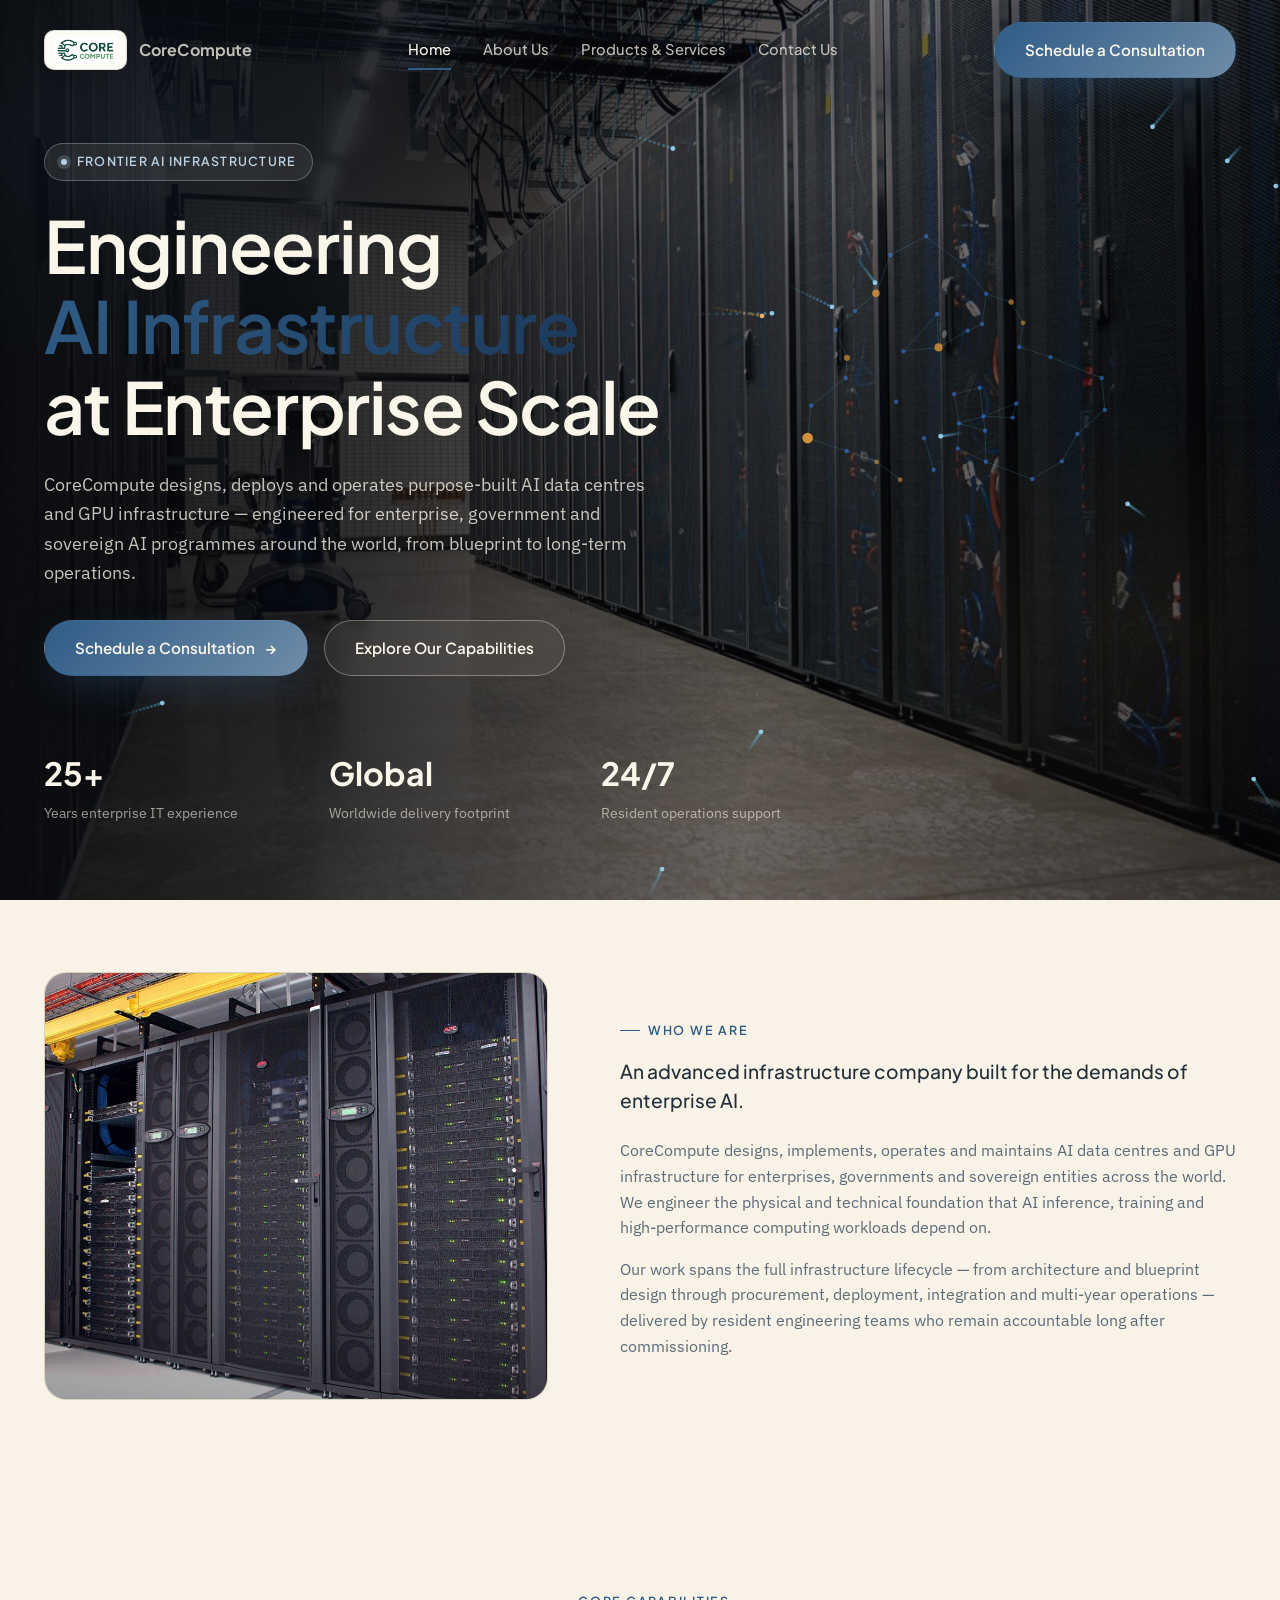
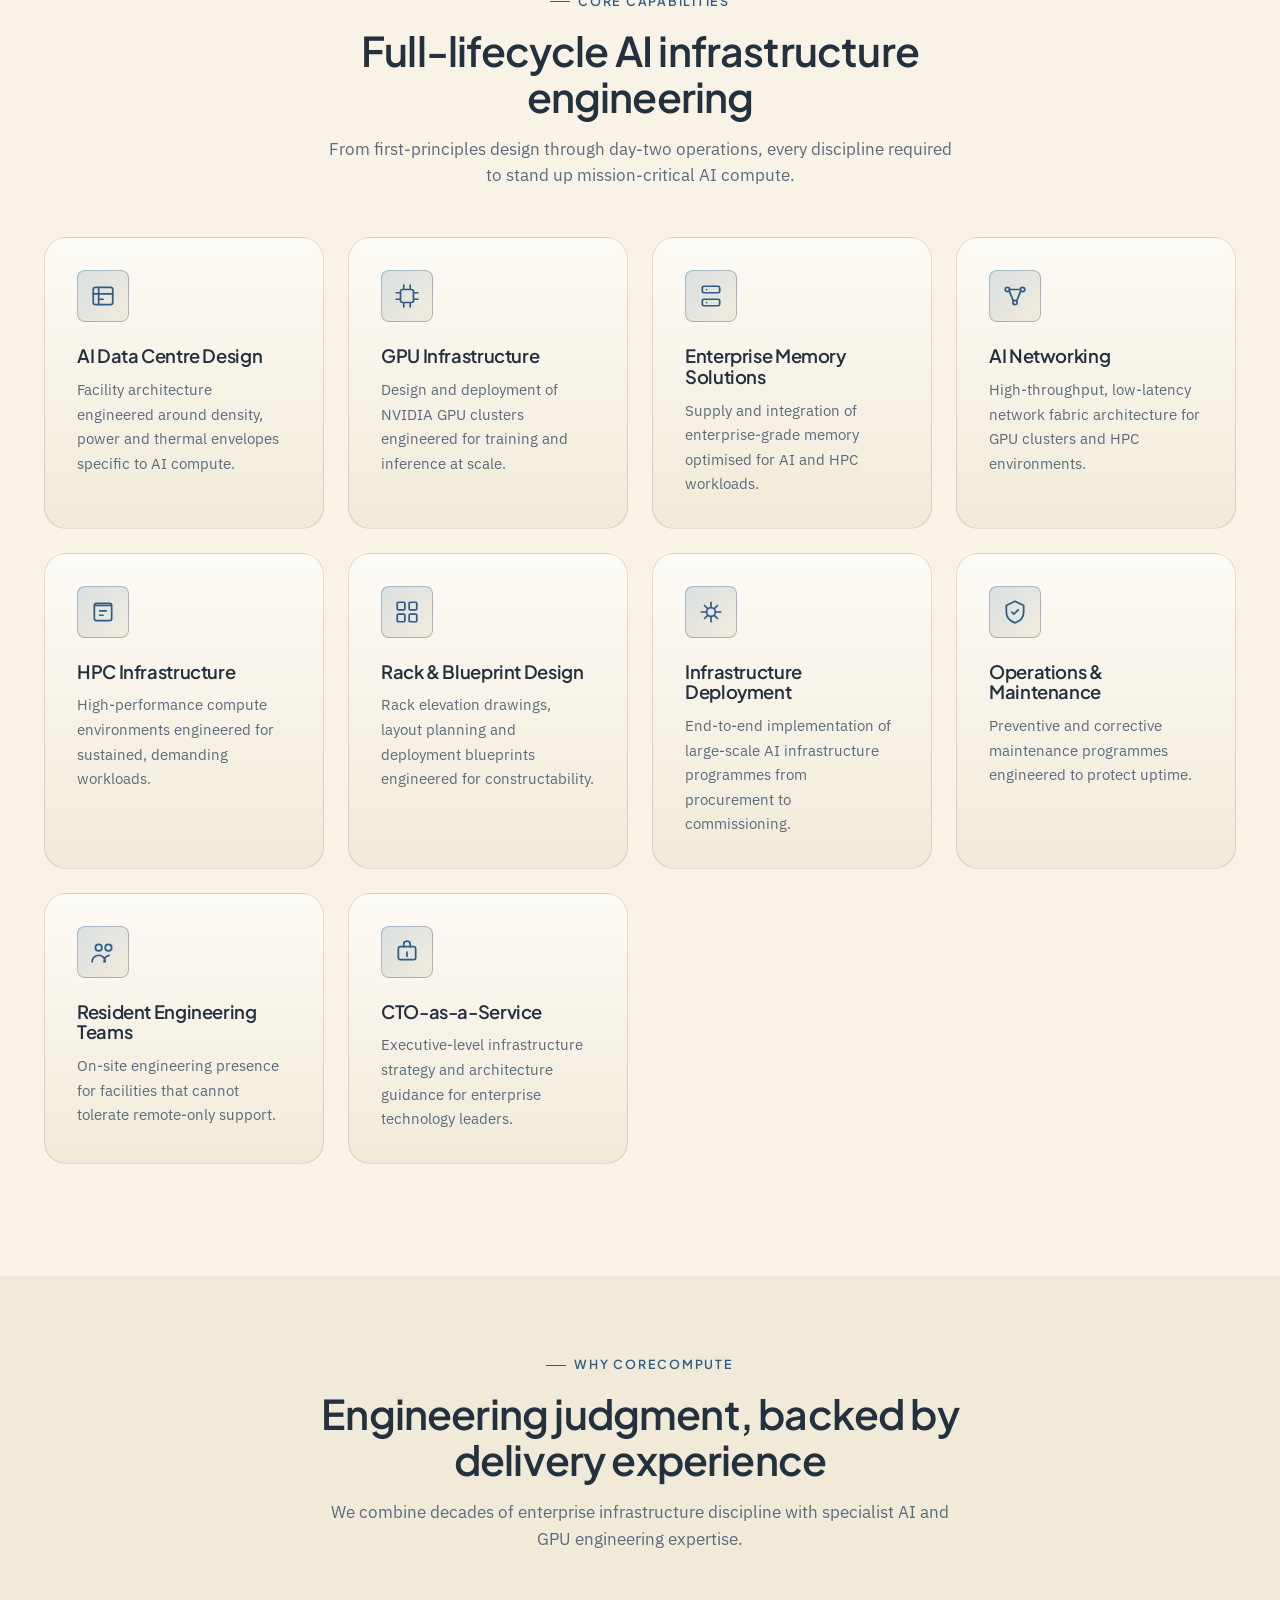
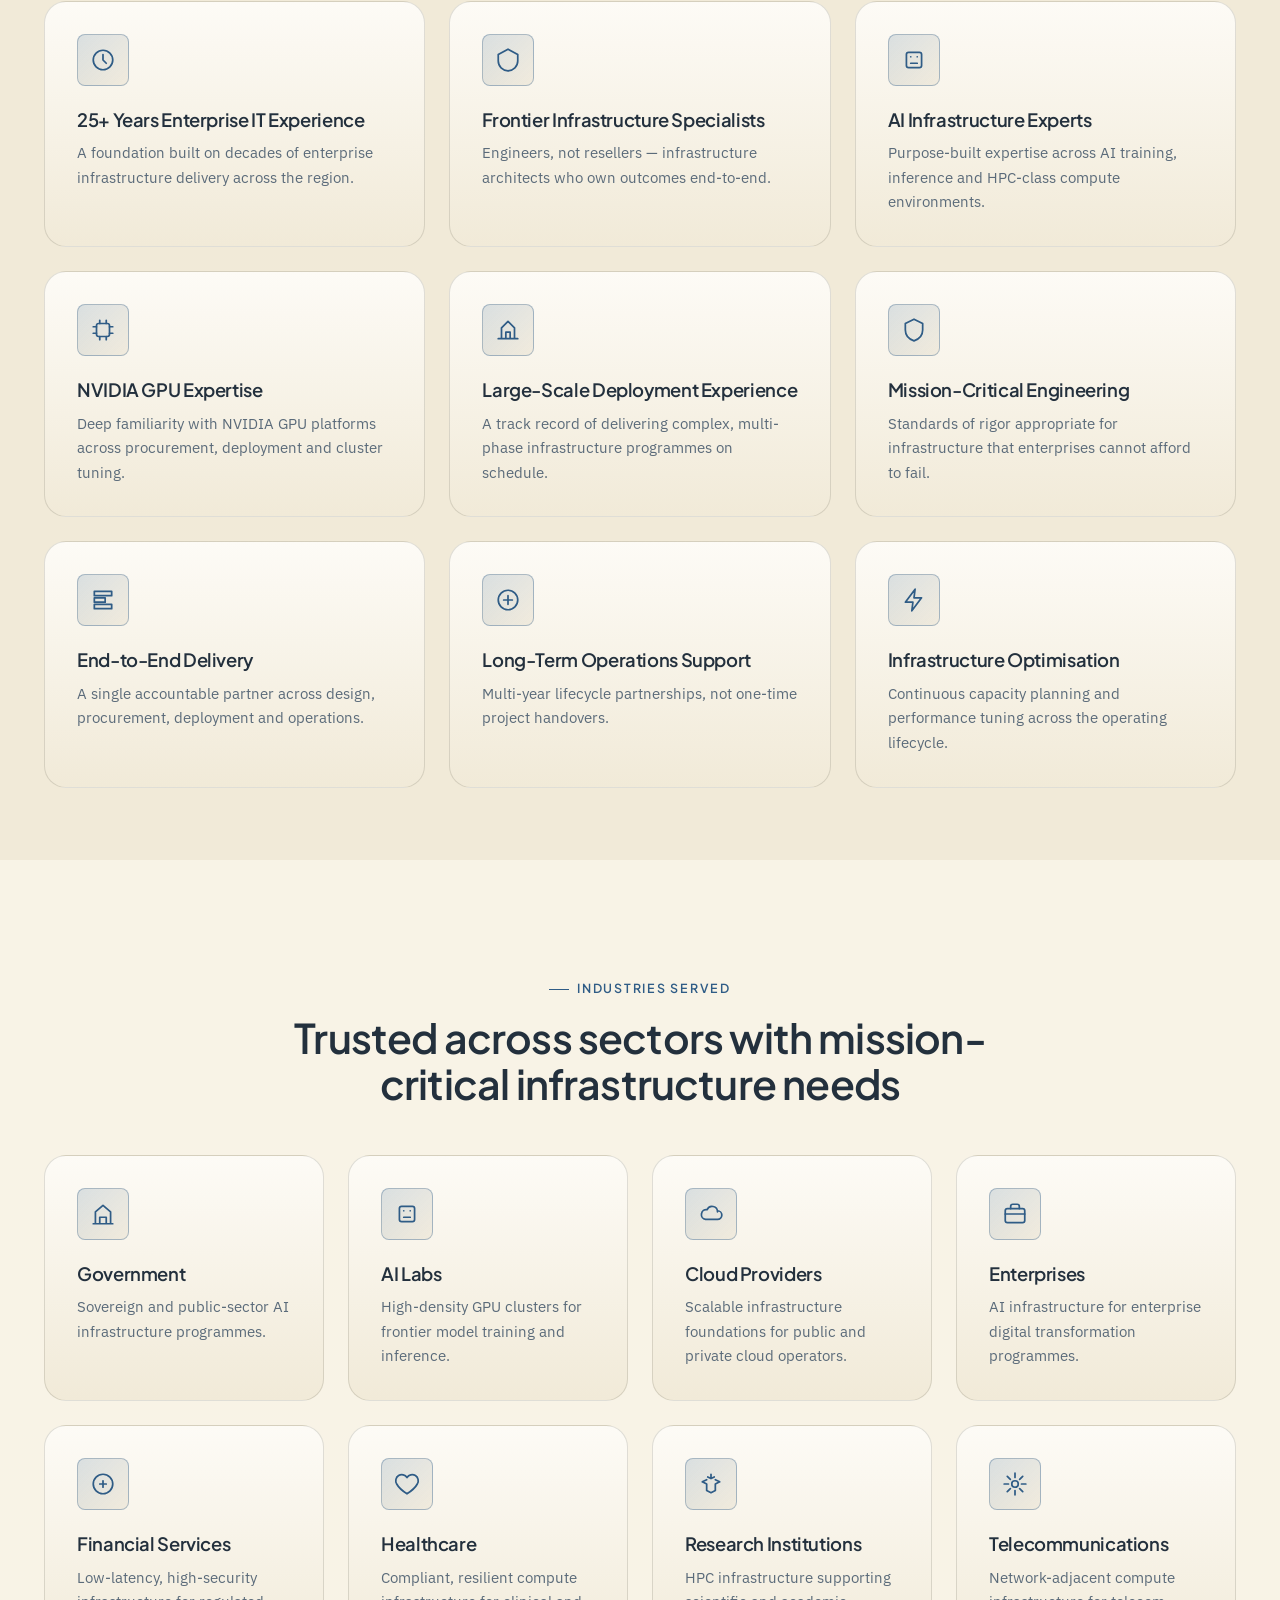
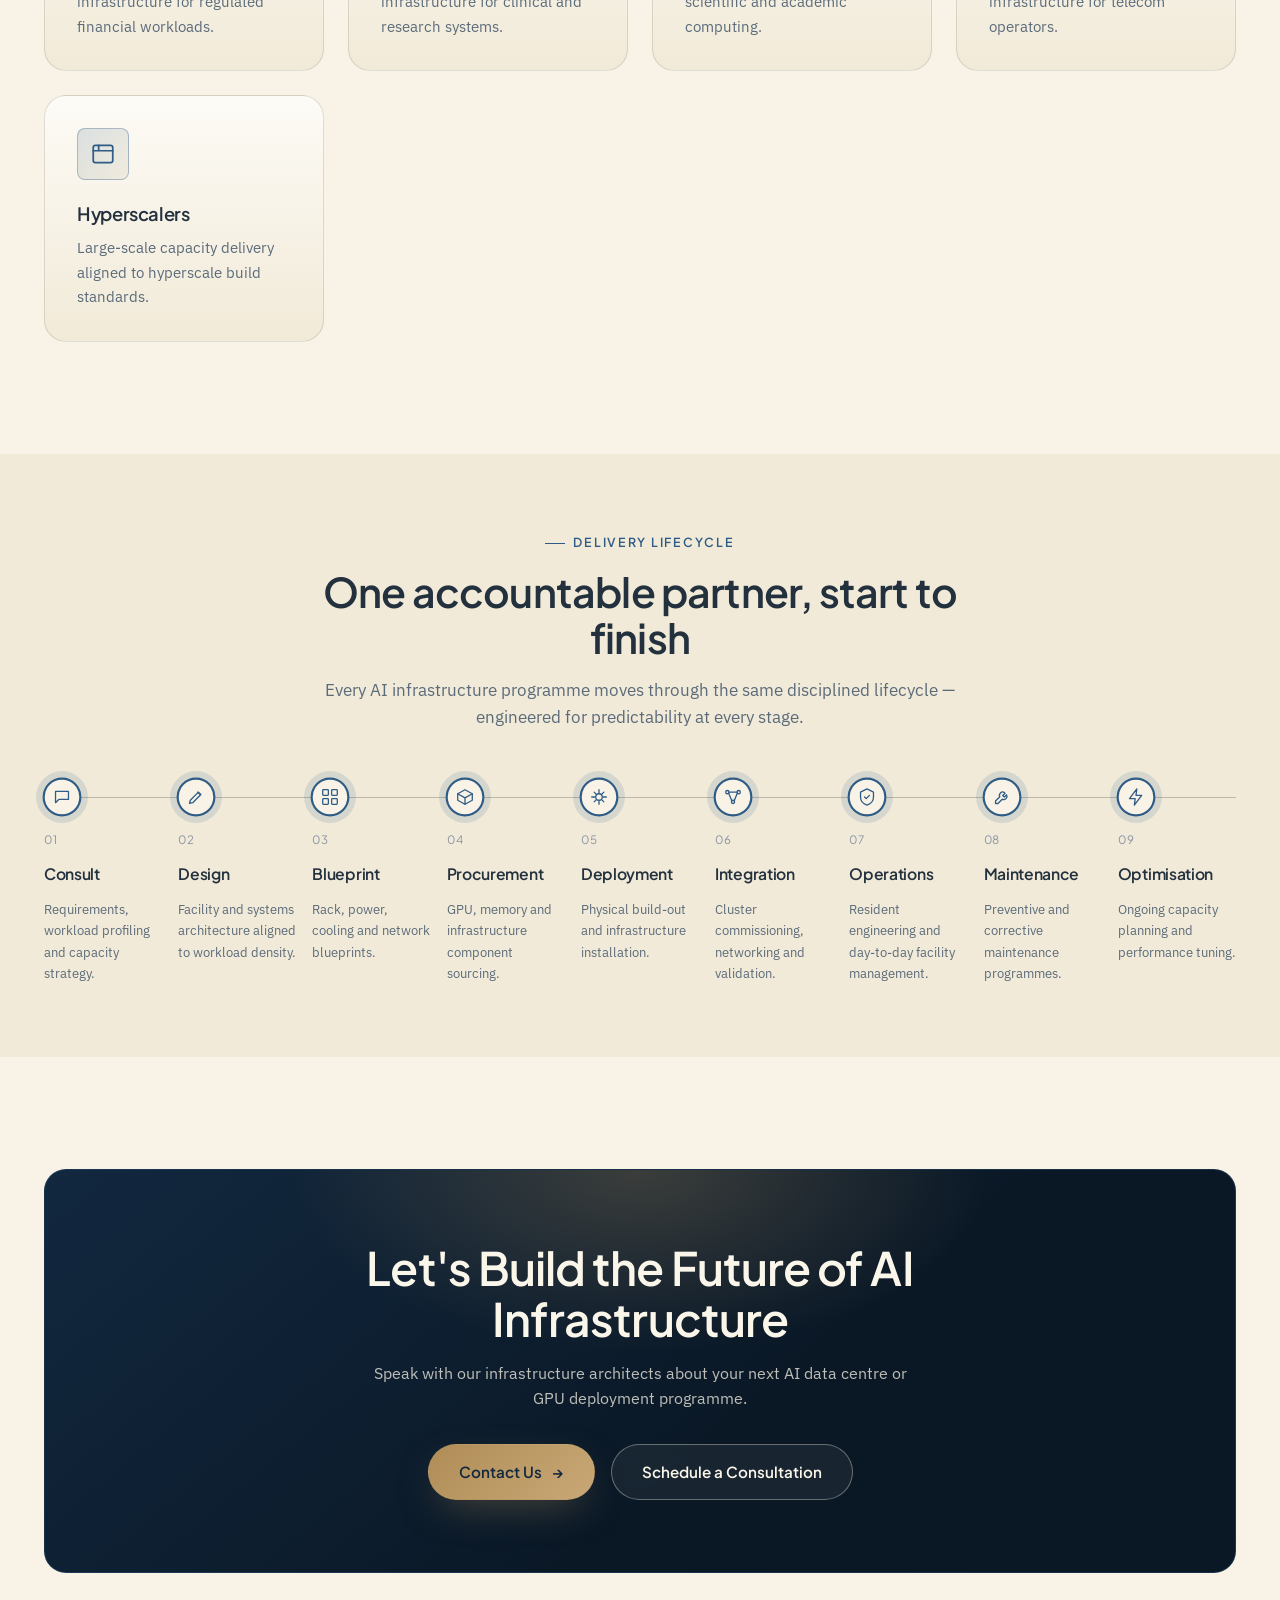
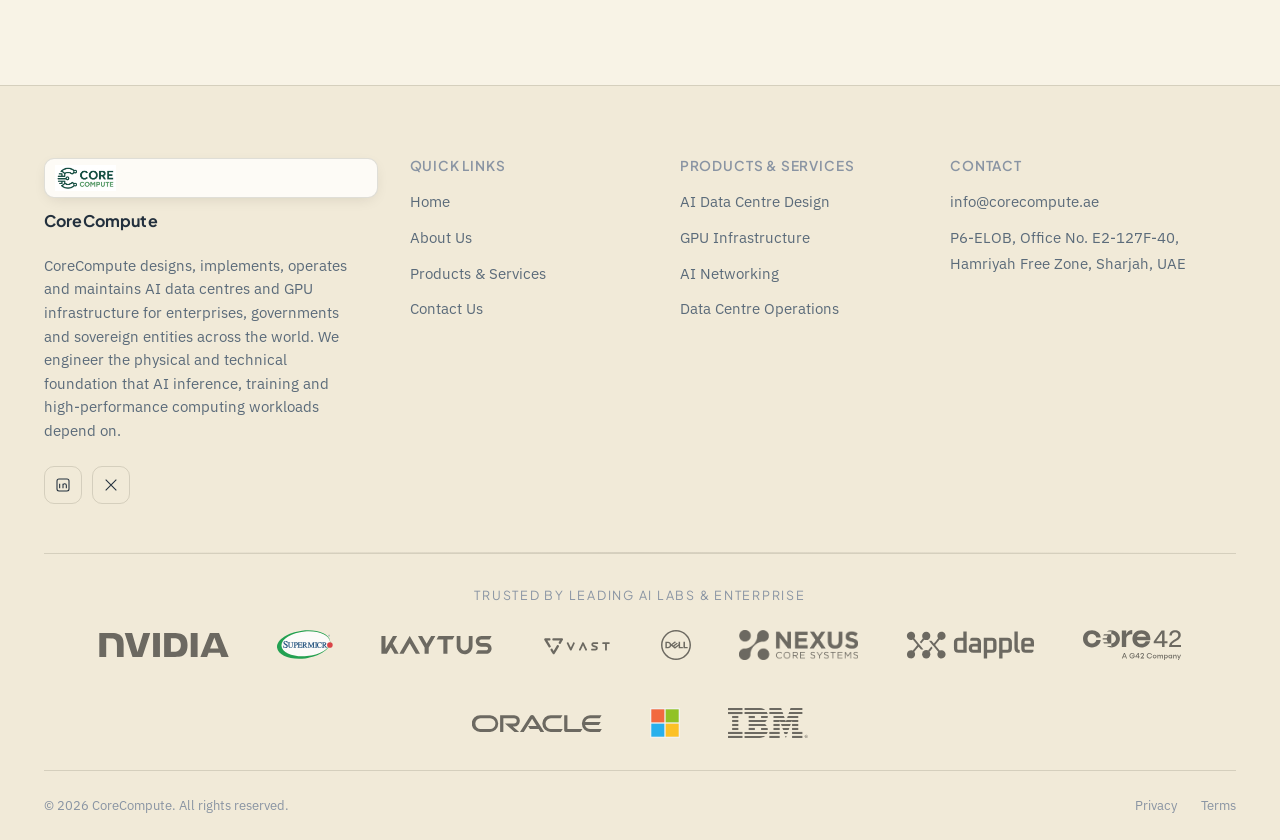
<file: index.html>
<!DOCTYPE html>
<html lang="en">
<head>
  <meta charset="UTF-8" />
  <meta name="viewport" content="width=device-width, initial-scale=1.0" />
  <title>CoreCompute | Enterprise AI Data Centre &amp; GPU Infrastructure</title>
  <meta name="description" content="CoreCompute designs, deploys and operates enterprise-scale AI data centres and GPU infrastructure — from blueprint and procurement to lifecycle operations, for governments, hyperscalers and enterprise AI programmes around the world." />
  <link rel="icon" type="image/png" href="assets/images/favicon.png" />
  <link rel="canonical" href="https://www.corecompute.example/" />

  <meta property="og:type" content="website" />
  <meta property="og:title" content="CoreCompute | Engineering AI Infrastructure at Scale" />
  <meta property="og:description" content="An advanced AI infrastructure company designing, deploying and operating enterprise AI data centres and GPU infrastructure worldwide." />
  <meta property="og:image" content="assets/images/og-image.png" />
  <meta property="og:image:width" content="1200" />
  <meta property="og:image:height" content="630" />
  <meta name="twitter:card" content="summary_large_image" />
  <meta name="twitter:image" content="assets/images/og-image.png" />

  <link rel="preconnect" href="https://fonts.googleapis.com" />
  <link rel="preconnect" href="https://fonts.gstatic.com" crossorigin />
  <link href="https://fonts.googleapis.com/css2?family=Plus+Jakarta+Sans:wght@500;600;700;800&family=IBM+Plex+Sans:wght@400;500;600&display=swap" rel="stylesheet" />
  <link rel="stylesheet" href="assets/css/style.css" />

  <script type="application/ld+json">
  {
    "@context": "https://schema.org",
    "@type": "Organization",
    "name": "CoreCompute",
    "url": "https://www.corecompute.example/",
    "logo": "assets/images/logo-icon.png",
    "description": "Advanced AI infrastructure company specializing in AI data centre design, GPU infrastructure and enterprise AI operations.",
    "address": {
      "@type": "PostalAddress",
      "streetAddress": "P6-ELOB, Office No. E2-127F-40, Hamriyah Free Zone",
      "addressLocality": "Sharjah",
      "addressCountry": "AE"
    },
    "email": "info@corecompute.ae"
  }
  </script>
</head>
<body class="has-dark-header">
  <a class="skip-link" href="#main">Skip to content</a>

  <header class="navbar">
    <div class="container">
      <a href="index.html" class="brand" aria-label="CoreCompute — home">
        <span class="brand-mark"><img src="assets/images/logo.png" alt="CoreCompute" /></span>
        <span class="brand-name">CoreCompute</span>
      </a>

      <nav class="nav-links" id="nav-links">
        <a href="index.html" class="is-active">Home</a>
        <a href="about.html">About Us</a>
        <a href="services.html">Products &amp; Services</a>
        <a href="contact.html">Contact Us</a>
        <div class="nav-cta-mobile">
          <a href="contact.html" class="btn btn-primary">Schedule a Consultation</a>
        </div>
      </nav>

      <div class="nav-cta">
        <a href="contact.html" class="btn btn-primary">Schedule a Consultation</a>
      </div>

      <button class="nav-toggle" id="nav-toggle" aria-label="Toggle navigation menu" aria-expanded="false" aria-controls="nav-links">
        <svg viewBox="0 0 24 24" fill="none" stroke="currentColor" stroke-width="1.8" stroke-linecap="round"><path d="M3 6h18M3 12h18M3 18h18"/></svg>
      </button>
    </div>
  </header>

  <main id="main">

    <!-- ============================= HERO ============================= -->
    <section class="hero">
      <canvas class="hero-canvas" data-brain-flow aria-hidden="true"></canvas>
      <div class="hero-glow" aria-hidden="true"></div>
      <div class="container">
        <div class="hero-inner">
          <span class="hero-kicker"><span class="dot"></span> Frontier AI Infrastructure</span>
          <h1>
            Engineering <span class="rotator" data-rotator='["AI Infrastructure", "AI Data Centres", "GPU Clusters", "AI Inference"]'>AI Infrastructure</span><br />
            at Enterprise Scale
          </h1>
          <p class="hero-sub">
            CoreCompute designs, deploys and operates purpose-built AI data centres and GPU infrastructure — engineered for enterprise, government and sovereign AI programmes around the world, from blueprint to long-term operations.
          </p>
          <div class="hero-actions">
            <a href="contact.html" class="btn btn-primary">Schedule a Consultation <span class="btn-arrow">&rarr;</span></a>
            <a href="services.html" class="btn btn-secondary">Explore Our Capabilities</a>
          </div>
          <div class="hero-meta">
            <div class="hero-meta-item">
              <div class="num">25+</div>
              <div class="label">Years enterprise IT experience</div>
            </div>
            <div class="hero-meta-item">
              <div class="num">Global</div>
              <div class="label">Worldwide delivery footprint</div>
            </div>
            <div class="hero-meta-item">
              <div class="num">24/7</div>
              <div class="label">Resident operations support</div>
            </div>
          </div>
        </div>
      </div>
    </section>

    <!-- ========================= COMPANY OVERVIEW ========================= -->
    <section class="section section-tight">
      <div class="container">
        <div class="overview">
          <div class="overview-visual" data-reveal>
            <img src="assets/images/photo-gpu-cluster.jpg" alt="High-density GPU compute cluster with integrated rack cooling infrastructure" loading="lazy" />
          </div>
          <div class="overview-copy" data-reveal>
            <span class="eyebrow">Who We Are</span>
            <p class="lede">An advanced infrastructure company built for the demands of enterprise AI.</p>
            <p>CoreCompute designs, implements, operates and maintains AI data centres and GPU infrastructure for enterprises, governments and sovereign entities across the world. We engineer the physical and technical foundation that AI inference, training and high-performance computing workloads depend on.</p>
            <p>Our work spans the full infrastructure lifecycle — from architecture and blueprint design through procurement, deployment, integration and multi-year operations — delivered by resident engineering teams who remain accountable long after commissioning.</p>
          </div>
        </div>
      </div>
    </section>

    <!-- ========================= CORE CAPABILITIES ========================= -->
    <section class="section" id="capabilities">
      <div class="container">
        <div class="section-header center" data-reveal>
          <span class="eyebrow">Core Capabilities</span>
          <h2>Full-lifecycle AI infrastructure engineering</h2>
          <p>From first-principles design through day-two operations, every discipline required to stand up mission-critical AI compute.</p>
        </div>

        <div class="grid grid-4" data-reveal-group>

          <div class="card">
            <div class="card-icon">
              <svg viewBox="0 0 24 24" fill="none" stroke="currentColor" stroke-width="1.6" stroke-linecap="round" stroke-linejoin="round"><rect x="3" y="4" width="18" height="16" rx="2"/><path d="M3 10h18M8 4v16M8 15h4"/></svg>
            </div>
            <h3>AI Data Centre Design</h3>
            <p>Facility architecture engineered around density, power and thermal envelopes specific to AI compute.</p>
          </div>

          <div class="card">
            <div class="card-icon">
              <svg viewBox="0 0 24 24" fill="none" stroke="currentColor" stroke-width="1.6" stroke-linecap="round" stroke-linejoin="round"><rect x="6" y="6" width="12" height="12" rx="2"/><path d="M9 2v3M15 2v3M9 19v3M15 19v3M2 9h3M2 15h3M19 9h3M19 15h3"/></svg>
            </div>
            <h3>GPU Infrastructure</h3>
            <p>Design and deployment of NVIDIA GPU clusters engineered for training and inference at scale.</p>
          </div>

          <div class="card">
            <div class="card-icon">
              <svg viewBox="0 0 24 24" fill="none" stroke="currentColor" stroke-width="1.6" stroke-linecap="round" stroke-linejoin="round"><rect x="4" y="3" width="16" height="6" rx="1.5"/><rect x="4" y="15" width="16" height="6" rx="1.5"/><circle cx="8" cy="6" r="0.8" fill="currentColor" stroke="none"/><circle cx="8" cy="18" r="0.8" fill="currentColor" stroke="none"/></svg>
            </div>
            <h3>Enterprise Memory Solutions</h3>
            <p>Supply and integration of enterprise-grade memory optimised for AI and HPC workloads.</p>
          </div>

          <div class="card">
            <div class="card-icon">
              <svg viewBox="0 0 24 24" fill="none" stroke="currentColor" stroke-width="1.6" stroke-linecap="round" stroke-linejoin="round"><circle cx="5" cy="6" r="2"/><circle cx="19" cy="6" r="2"/><circle cx="12" cy="18" r="2"/><path d="M6.7 7.3 10.5 16.7M17.3 7.3 13.5 16.7M7 6h10"/></svg>
            </div>
            <h3>AI Networking</h3>
            <p>High-throughput, low-latency network fabric architecture for GPU clusters and HPC environments.</p>
          </div>

          <div class="card">
            <div class="card-icon">
              <svg viewBox="0 0 24 24" fill="none" stroke="currentColor" stroke-width="1.6" stroke-linecap="round" stroke-linejoin="round"><path d="M4 6h16M4 6a2 2 0 0 1 2-2h12a2 2 0 0 1 2 2M4 6v12a2 2 0 0 0 2 2h12a2 2 0 0 0 2-2V6M9 11h6M9 15h3"/></svg>
            </div>
            <h3>HPC Infrastructure</h3>
            <p>High-performance compute environments engineered for sustained, demanding workloads.</p>
          </div>

          <div class="card">
            <div class="card-icon">
              <svg viewBox="0 0 24 24" fill="none" stroke="currentColor" stroke-width="1.6" stroke-linecap="round" stroke-linejoin="round"><rect x="3" y="3" width="7" height="7" rx="1"/><rect x="14" y="3" width="7" height="7" rx="1"/><rect x="3" y="14" width="7" height="7" rx="1"/><rect x="14" y="14" width="7" height="7" rx="1"/></svg>
            </div>
            <h3>Rack &amp; Blueprint Design</h3>
            <p>Rack elevation drawings, layout planning and deployment blueprints engineered for constructability.</p>
          </div>

          <div class="card">
            <div class="card-icon">
              <svg viewBox="0 0 24 24" fill="none" stroke="currentColor" stroke-width="1.6" stroke-linecap="round" stroke-linejoin="round"><path d="M12 3v4M12 17v4M3 12h4M17 12h4M6 6l2.5 2.5M15.5 15.5 18 18M18 6l-2.5 2.5M8.5 15.5 6 18"/><circle cx="12" cy="12" r="4"/></svg>
            </div>
            <h3>Infrastructure Deployment</h3>
            <p>End-to-end implementation of large-scale AI infrastructure programmes from procurement to commissioning.</p>
          </div>

          <div class="card">
            <div class="card-icon">
              <svg viewBox="0 0 24 24" fill="none" stroke="currentColor" stroke-width="1.6" stroke-linecap="round" stroke-linejoin="round"><path d="M12 2 4 6v6c0 5 3.5 8.5 8 10 4.5-1.5 8-5 8-10V6l-8-4Z"/><path d="m9 12 2 2 4-4"/></svg>
            </div>
            <h3>Operations &amp; Maintenance</h3>
            <p>Preventive and corrective maintenance programmes engineered to protect uptime.</p>
          </div>

          <div class="card">
            <div class="card-icon">
              <svg viewBox="0 0 24 24" fill="none" stroke="currentColor" stroke-width="1.6" stroke-linecap="round" stroke-linejoin="round"><circle cx="8" cy="8" r="3"/><circle cx="17" cy="8" r="3"/><path d="M2 21c0-3.3 2.7-6 6-6s6 2.7 6 6M13 21c0-2.8 2-5.2 4.6-5.8"/></svg>
            </div>
            <h3>Resident Engineering Teams</h3>
            <p>On-site engineering presence for facilities that cannot tolerate remote-only support.</p>
          </div>

          <div class="card">
            <div class="card-icon">
              <svg viewBox="0 0 24 24" fill="none" stroke="currentColor" stroke-width="1.6" stroke-linecap="round" stroke-linejoin="round"><rect x="4" y="7" width="16" height="12" rx="2"/><path d="M9 7V5a3 3 0 0 1 6 0v2M12 12v4"/></svg>
            </div>
            <h3>CTO-as-a-Service</h3>
            <p>Executive-level infrastructure strategy and architecture guidance for enterprise technology leaders.</p>
          </div>

        </div>
      </div>
    </section>

    <!-- ========================= WHY CORECOMPUTE ========================= -->
    <section class="section section-tight" style="background: var(--bg-raised);">
      <div class="container">
        <div class="section-header center" data-reveal>
          <span class="eyebrow">Why CoreCompute</span>
          <h2>Engineering judgment, backed by delivery experience</h2>
          <p>We combine decades of enterprise infrastructure discipline with specialist AI and GPU engineering expertise.</p>
        </div>

        <div class="grid grid-3" data-reveal-group>
          <div class="card">
            <div class="card-icon"><svg viewBox="0 0 24 24" fill="none" stroke="currentColor" stroke-width="1.6" stroke-linecap="round" stroke-linejoin="round"><circle cx="12" cy="12" r="9"/><path d="M12 7v5l3 3"/></svg></div>
            <h3>25+ Years Enterprise IT Experience</h3>
            <p>A foundation built on decades of enterprise infrastructure delivery across the region.</p>
          </div>
          <div class="card">
            <div class="card-icon"><svg viewBox="0 0 24 24" fill="none" stroke="currentColor" stroke-width="1.6" stroke-linecap="round" stroke-linejoin="round"><path d="M12 2 3 7v6c0 5 4 8.5 9 9 5-.5 9-4 9-9V7l-9-5Z"/></svg></div>
            <h3>Frontier Infrastructure Specialists</h3>
            <p>Engineers, not resellers — infrastructure architects who own outcomes end-to-end.</p>
          </div>
          <div class="card">
            <div class="card-icon"><svg viewBox="0 0 24 24" fill="none" stroke="currentColor" stroke-width="1.6" stroke-linecap="round" stroke-linejoin="round"><rect x="5" y="5" width="14" height="14" rx="2"/><path d="M9 9h.01M15 9h.01M9 15h6"/></svg></div>
            <h3>AI Infrastructure Experts</h3>
            <p>Purpose-built expertise across AI training, inference and HPC-class compute environments.</p>
          </div>
          <div class="card">
            <div class="card-icon"><svg viewBox="0 0 24 24" fill="none" stroke="currentColor" stroke-width="1.6" stroke-linecap="round" stroke-linejoin="round"><rect x="6" y="6" width="12" height="12" rx="2"/><path d="M9 3v3M15 3v3M9 18v3M15 18v3M3 9h3M3 15h3M18 9h3M18 15h3"/></svg></div>
            <h3>NVIDIA GPU Expertise</h3>
            <p>Deep familiarity with NVIDIA GPU platforms across procurement, deployment and cluster tuning.</p>
          </div>
          <div class="card">
            <div class="card-icon"><svg viewBox="0 0 24 24" fill="none" stroke="currentColor" stroke-width="1.6" stroke-linecap="round" stroke-linejoin="round"><path d="M3 20h18M6 20V10l6-6 6 6v10M10 20v-6h4v6"/></svg></div>
            <h3>Large-Scale Deployment Experience</h3>
            <p>A track record of delivering complex, multi-phase infrastructure programmes on schedule.</p>
          </div>
          <div class="card">
            <div class="card-icon"><svg viewBox="0 0 24 24" fill="none" stroke="currentColor" stroke-width="1.6" stroke-linecap="round" stroke-linejoin="round"><path d="M12 2 4 6v6c0 5 3.5 8.5 8 10 4.5-1.5 8-5 8-10V6l-8-4Z"/></svg></div>
            <h3>Mission-Critical Engineering</h3>
            <p>Standards of rigor appropriate for infrastructure that enterprises cannot afford to fail.</p>
          </div>
          <div class="card">
            <div class="card-icon"><svg viewBox="0 0 24 24" fill="none" stroke="currentColor" stroke-width="1.6" stroke-linecap="round" stroke-linejoin="round"><path d="M4 4h16v4H4zM4 10h10v4H4zM4 16h16v4H4z"/></svg></div>
            <h3>End-to-End Delivery</h3>
            <p>A single accountable partner across design, procurement, deployment and operations.</p>
          </div>
          <div class="card">
            <div class="card-icon"><svg viewBox="0 0 24 24" fill="none" stroke="currentColor" stroke-width="1.6" stroke-linecap="round" stroke-linejoin="round"><circle cx="12" cy="12" r="9"/><path d="M8 12h8M12 8v8"/></svg></div>
            <h3>Long-Term Operations Support</h3>
            <p>Multi-year lifecycle partnerships, not one-time project handovers.</p>
          </div>
          <div class="card">
            <div class="card-icon"><svg viewBox="0 0 24 24" fill="none" stroke="currentColor" stroke-width="1.6" stroke-linecap="round" stroke-linejoin="round"><path d="M13 2 4 14h7l-1 8 9-12h-7l1-8Z"/></svg></div>
            <h3>Infrastructure Optimisation</h3>
            <p>Continuous capacity planning and performance tuning across the operating lifecycle.</p>
          </div>
        </div>
      </div>
    </section>

    <!-- ========================= INDUSTRIES SERVED ========================= -->
    <section class="section">
      <div class="container">
        <div class="section-header center" data-reveal>
          <span class="eyebrow">Industries Served</span>
          <h2>Trusted across sectors with mission-critical infrastructure needs</h2>
        </div>

        <div class="grid grid-4" data-reveal-group>
          <div class="card">
            <div class="card-icon"><svg viewBox="0 0 24 24" fill="none" stroke="currentColor" stroke-width="1.6" stroke-linecap="round" stroke-linejoin="round"><path d="M3 21h18M5 21V10l7-6 7 6v11M9 21v-6h6v6"/></svg></div>
            <h3>Government</h3>
            <p>Sovereign and public-sector AI infrastructure programmes.</p>
          </div>
          <div class="card">
            <div class="card-icon"><svg viewBox="0 0 24 24" fill="none" stroke="currentColor" stroke-width="1.6" stroke-linecap="round" stroke-linejoin="round"><rect x="5" y="5" width="14" height="14" rx="2"/><path d="M9 9h.01M15 9h.01M9 15h6"/></svg></div>
            <h3>AI Labs</h3>
            <p>High-density GPU clusters for frontier model training and inference.</p>
          </div>
          <div class="card">
            <div class="card-icon"><svg viewBox="0 0 24 24" fill="none" stroke="currentColor" stroke-width="1.6" stroke-linecap="round" stroke-linejoin="round"><path d="M18 10a5 5 0 0 0-9.6-2A4.5 4.5 0 0 0 7 17h11a4 4 0 0 0 0-8 5 5 0 0 0 0 1Z"/></svg></div>
            <h3>Cloud Providers</h3>
            <p>Scalable infrastructure foundations for public and private cloud operators.</p>
          </div>
          <div class="card">
            <div class="card-icon"><svg viewBox="0 0 24 24" fill="none" stroke="currentColor" stroke-width="1.6" stroke-linecap="round" stroke-linejoin="round"><rect x="3" y="7" width="18" height="13" rx="2"/><path d="M8 7V5a2 2 0 0 1 2-2h4a2 2 0 0 1 2 2v2M3 12h18"/></svg></div>
            <h3>Enterprises</h3>
            <p>AI infrastructure for enterprise digital transformation programmes.</p>
          </div>
          <div class="card">
            <div class="card-icon"><svg viewBox="0 0 24 24" fill="none" stroke="currentColor" stroke-width="1.6" stroke-linecap="round" stroke-linejoin="round"><circle cx="12" cy="12" r="9"/><path d="M9 12h6M12 9v6"/></svg></div>
            <h3>Financial Services</h3>
            <p>Low-latency, high-security infrastructure for regulated financial workloads.</p>
          </div>
          <div class="card">
            <div class="card-icon"><svg viewBox="0 0 24 24" fill="none" stroke="currentColor" stroke-width="1.6" stroke-linecap="round" stroke-linejoin="round"><path d="M12 21s-7-4.35-9.5-9A5.5 5.5 0 0 1 12 6a5.5 5.5 0 0 1 9.5 6c-2.5 4.65-9.5 9-9.5 9Z"/></svg></div>
            <h3>Healthcare</h3>
            <p>Compliant, resilient compute infrastructure for clinical and research systems.</p>
          </div>
          <div class="card">
            <div class="card-icon"><svg viewBox="0 0 24 24" fill="none" stroke="currentColor" stroke-width="1.6" stroke-linecap="round" stroke-linejoin="round"><path d="M12 3v4M9 5.5 12 7l3-1.5M4 10l4 2M4 10l4-2M20 10l-4 2M20 10l-4-2M8 12v6l4 2 4-2v-6"/></svg></div>
            <h3>Research Institutions</h3>
            <p>HPC infrastructure supporting scientific and academic computing.</p>
          </div>
          <div class="card">
            <div class="card-icon"><svg viewBox="0 0 24 24" fill="none" stroke="currentColor" stroke-width="1.6" stroke-linecap="round" stroke-linejoin="round"><path d="M12 2v4M12 18v4M4.9 4.9l2.8 2.8M16.3 16.3l2.8 2.8M2 12h4M18 12h4M4.9 19.1l2.8-2.8M16.3 7.7l2.8-2.8"/><circle cx="12" cy="12" r="3"/></svg></div>
            <h3>Telecommunications</h3>
            <p>Network-adjacent compute infrastructure for telecom operators.</p>
          </div>
          <div class="card">
            <div class="card-icon"><svg viewBox="0 0 24 24" fill="none" stroke="currentColor" stroke-width="1.6" stroke-linecap="round" stroke-linejoin="round"><rect x="3" y="4" width="18" height="16" rx="2"/><path d="M3 9h18M8 4v5"/></svg></div>
            <h3>Hyperscalers</h3>
            <p>Large-scale capacity delivery aligned to hyperscale build standards.</p>
          </div>
        </div>
      </div>
    </section>

    <!-- ========================= DELIVERY PROCESS ========================= -->
    <section class="section section-tight" style="background: var(--bg-raised);">
      <div class="container">
        <div class="section-header center" data-reveal>
          <span class="eyebrow">Delivery Lifecycle</span>
          <h2>One accountable partner, start to finish</h2>
          <p>Every AI infrastructure programme moves through the same disciplined lifecycle — engineered for predictability at every stage.</p>
        </div>

        <div class="timeline">
          <div class="timeline-step"><span class="step-icon"><svg viewBox="0 0 24 24" fill="none" stroke="currentColor" stroke-width="1.6" stroke-linecap="round" stroke-linejoin="round"><path d="M4 5h16v10H8l-4 4V5Z"/></svg></span><span class="step-index">01</span><h4>Consult</h4><p>Requirements, workload profiling and capacity strategy.</p></div>
          <div class="timeline-step"><span class="step-icon"><svg viewBox="0 0 24 24" fill="none" stroke="currentColor" stroke-width="1.6" stroke-linecap="round" stroke-linejoin="round"><path d="m4 20 4-1 10-10-3-3L5 16l-1 4Z"/><path d="m14 6 3 3"/></svg></span><span class="step-index">02</span><h4>Design</h4><p>Facility and systems architecture aligned to workload density.</p></div>
          <div class="timeline-step"><span class="step-icon"><svg viewBox="0 0 24 24" fill="none" stroke="currentColor" stroke-width="1.6" stroke-linecap="round" stroke-linejoin="round"><rect x="3" y="3" width="7" height="7" rx="1"/><rect x="14" y="3" width="7" height="7" rx="1"/><rect x="3" y="14" width="7" height="7" rx="1"/><rect x="14" y="14" width="7" height="7" rx="1"/></svg></span><span class="step-index">03</span><h4>Blueprint</h4><p>Rack, power, cooling and network blueprints.</p></div>
          <div class="timeline-step"><span class="step-icon"><svg viewBox="0 0 24 24" fill="none" stroke="currentColor" stroke-width="1.6" stroke-linecap="round" stroke-linejoin="round"><path d="M21 8 12 3 3 8v8l9 5 9-5V8Z"/><path d="M3 8l9 5 9-5M12 13v8"/></svg></span><span class="step-index">04</span><h4>Procurement</h4><p>GPU, memory and infrastructure component sourcing.</p></div>
          <div class="timeline-step"><span class="step-icon"><svg viewBox="0 0 24 24" fill="none" stroke="currentColor" stroke-width="1.6" stroke-linecap="round" stroke-linejoin="round"><path d="M12 3v4M12 17v4M3 12h4M17 12h4M6 6l2.5 2.5M15.5 15.5 18 18M18 6l-2.5 2.5M8.5 15.5 6 18"/><circle cx="12" cy="12" r="4"/></svg></span><span class="step-index">05</span><h4>Deployment</h4><p>Physical build-out and infrastructure installation.</p></div>
          <div class="timeline-step"><span class="step-icon"><svg viewBox="0 0 24 24" fill="none" stroke="currentColor" stroke-width="1.6" stroke-linecap="round" stroke-linejoin="round"><circle cx="5" cy="6" r="2"/><circle cx="19" cy="6" r="2"/><circle cx="12" cy="18" r="2"/><path d="M6.7 7.3 10.5 16.7M17.3 7.3 13.5 16.7M7 6h10"/></svg></span><span class="step-index">06</span><h4>Integration</h4><p>Cluster commissioning, networking and validation.</p></div>
          <div class="timeline-step"><span class="step-icon"><svg viewBox="0 0 24 24" fill="none" stroke="currentColor" stroke-width="1.6" stroke-linecap="round" stroke-linejoin="round"><path d="M12 2 4 6v6c0 5 3.5 8.5 8 10 4.5-1.5 8-5 8-10V6l-8-4Z"/><path d="m9 12 2 2 4-4"/></svg></span><span class="step-index">07</span><h4>Operations</h4><p>Resident engineering and day-to-day facility management.</p></div>
          <div class="timeline-step"><span class="step-icon"><svg viewBox="0 0 24 24" fill="none" stroke="currentColor" stroke-width="1.6" stroke-linecap="round" stroke-linejoin="round"><path d="M14.7 6.3a4 4 0 0 0-5.4 5.4L4 17v3h3l5.3-5.3a4 4 0 0 0 5.4-5.4l-2.8 2.8-2-2 2.8-2.8Z"/></svg></span><span class="step-index">08</span><h4>Maintenance</h4><p>Preventive and corrective maintenance programmes.</p></div>
          <div class="timeline-step"><span class="step-icon"><svg viewBox="0 0 24 24" fill="none" stroke="currentColor" stroke-width="1.6" stroke-linecap="round" stroke-linejoin="round"><path d="M13 2 4 14h7l-1 8 9-12h-7l1-8Z"/></svg></span><span class="step-index">09</span><h4>Optimisation</h4><p>Ongoing capacity planning and performance tuning.</p></div>
        </div>
      </div>
    </section>

    <!-- ========================= FINAL CTA ========================= -->
    <section class="section">
      <div class="container">
        <div class="cta-band" data-reveal>
          <div class="cta-band-glow" aria-hidden="true"></div>
          <h2>Let's Build the Future of AI Infrastructure</h2>
          <p>Speak with our infrastructure architects about your next AI data centre or GPU deployment programme.</p>
          <div class="hero-actions">
            <a href="contact.html" class="btn btn-primary">Contact Us <span class="btn-arrow">&rarr;</span></a>
            <a href="contact.html" class="btn btn-secondary">Schedule a Consultation</a>
          </div>
        </div>
      </div>
    </section>

  </main>

  <footer class="footer">
    <div class="container">
      <div class="footer-grid">
        <div class="footer-brand">
          <span class="brand-mark"><img src="assets/images/logo.png" alt="CoreCompute" /></span>
          <span class="brand-name">CoreCompute</span>
          <p>CoreCompute designs, implements, operates and maintains AI data centres and GPU infrastructure for enterprises, governments and sovereign entities across the world. We engineer the physical and technical foundation that AI inference, training and high-performance computing workloads depend on.</p>
          <div class="footer-social">
            <a href="#" aria-label="LinkedIn"><svg viewBox="0 0 24 24" fill="none" stroke="currentColor" stroke-width="1.6"><rect x="3" y="3" width="18" height="18" rx="3"/><path d="M7 10v7M7 7v.01M12 17v-4.5a2.5 2.5 0 0 1 5 0V17M12 10v7"/></svg></a>
            <a href="#" aria-label="X / Twitter"><svg viewBox="0 0 24 24" fill="none" stroke="currentColor" stroke-width="1.6"><path d="m4 4 16 16M20 4 4 20"/></svg></a>
          </div>
        </div>
        <div class="footer-col">
          <h5>Quick Links</h5>
          <ul>
            <li><a href="index.html">Home</a></li>
            <li><a href="about.html">About Us</a></li>
            <li><a href="services.html">Products &amp; Services</a></li>
            <li><a href="contact.html">Contact Us</a></li>
          </ul>
        </div>
        <div class="footer-col">
          <h5>Products &amp; Services</h5>
          <ul>
            <li><a href="services.html#data-centre-design">AI Data Centre Design</a></li>
            <li><a href="services.html#gpu-infrastructure">GPU Infrastructure</a></li>
            <li><a href="services.html#ai-networking">AI Networking</a></li>
            <li><a href="services.html#operations">Data Centre Operations</a></li>
          </ul>
        </div>
        <div class="footer-col">
          <h5>Contact</h5>
          <ul>
            <li><a href="mailto:info@corecompute.ae">info@corecompute.ae</a></li>
            <li><a href="contact.html">P6-ELOB, Office No. E2-127F-40,<br />Hamriyah Free Zone, Sharjah, UAE</a></li>
          </ul>
        </div>
      </div>

      <div class="divider"></div>

      <div class="trusted-strip">
        <div class="trusted-label">Trusted by Leading AI Labs &amp; Enterprise</div>
        <div class="logo-marquee">
          <span class="partner"><img src="assets/images/partners/nvidia.svg" alt="NVIDIA" loading="lazy" /></span>
          <span class="partner"><img src="assets/images/partners/supermicro.svg" alt="Supermicro" loading="lazy" /></span>
          <span class="partner"><img src="assets/images/partners/kaytus.svg" alt="Kaytus" loading="lazy" /></span>
          <span class="partner"><img src="assets/images/partners/vast-data.svg" alt="VAST Data" loading="lazy" /></span>
          <span class="partner"><img src="assets/images/partners/dell-technologies.svg" alt="Dell Technologies" loading="lazy" /></span>
          <span class="partner"><img src="assets/images/partners/nexus-core-systems.png" alt="Nexus Core Systems" loading="lazy" /></span>
          <span class="partner"><img src="assets/images/partners/dapple.svg" alt="Dapple" loading="lazy" /></span>
          <span class="partner"><img src="assets/images/partners/core42.svg" alt="Core42" loading="lazy" /></span>
          <span class="partner"><img src="assets/images/partners/oracle.svg" alt="Oracle" loading="lazy" /></span>
          <span class="partner"><img src="assets/images/partners/microsoft.svg" alt="Microsoft" loading="lazy" /></span>
          <span class="partner"><img src="assets/images/partners/ibm.svg" alt="IBM" loading="lazy" /></span>
        </div>
      </div>

      <div class="footer-bottom">
        <span>&copy; <span data-year></span> CoreCompute. All rights reserved.</span>
        <div class="footer-bottom-links">
          <a href="contact.html">Privacy</a>
          <a href="contact.html">Terms</a>
        </div>
      </div>
    </div>
  </footer>

  <script src="assets/js/main.js"></script>
</body>
</html>
</file>
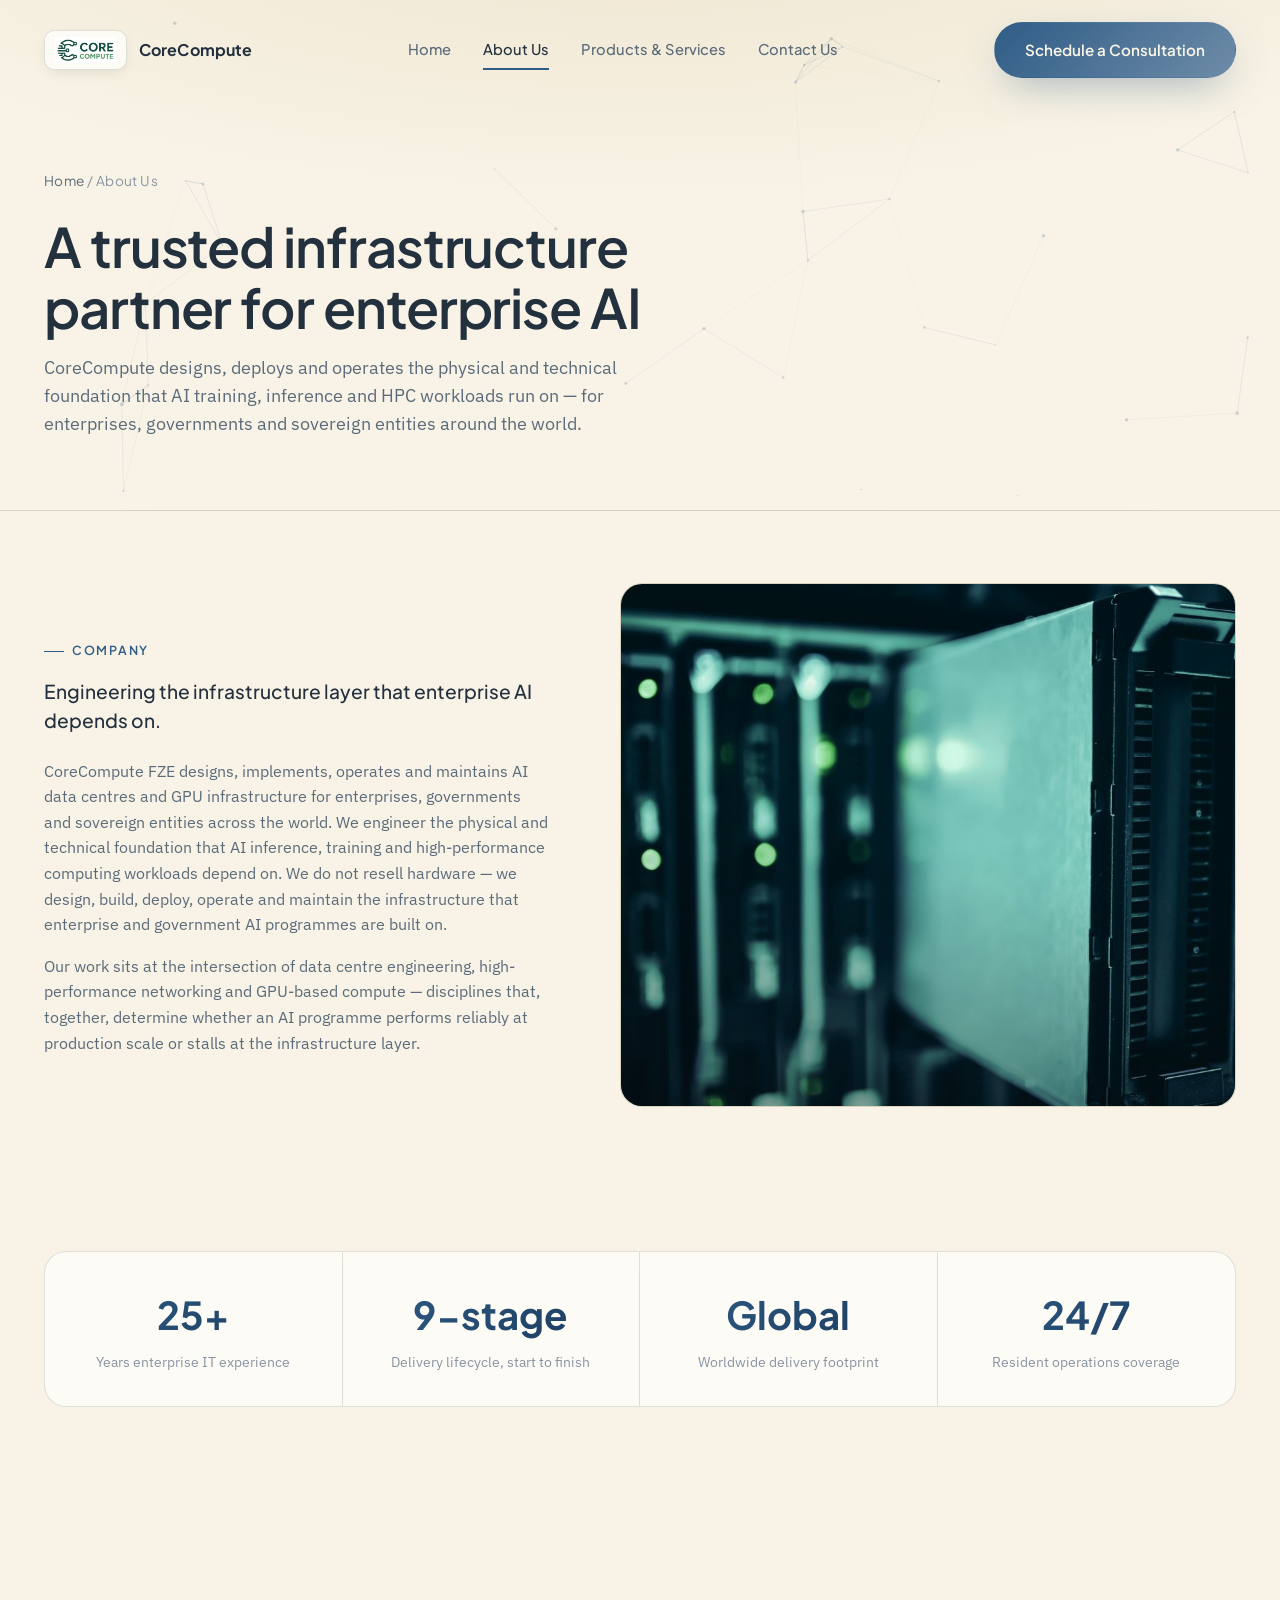
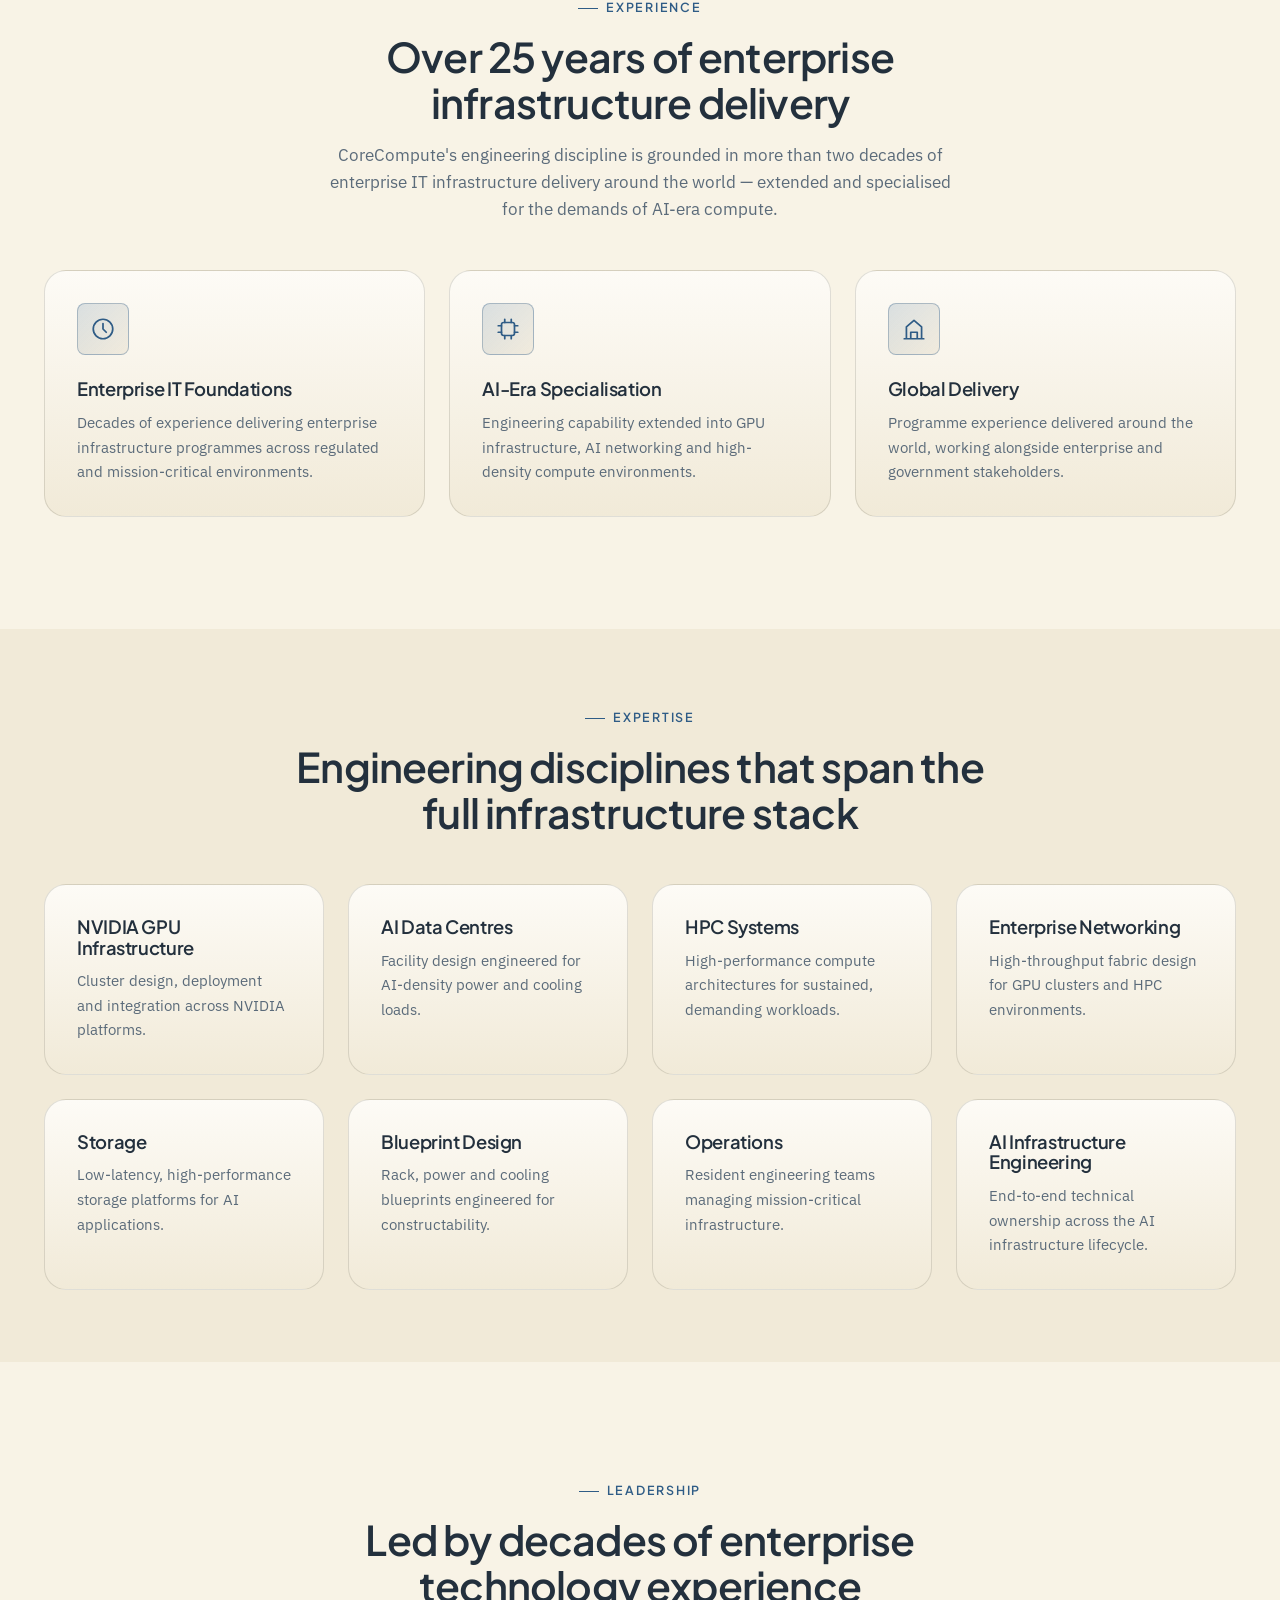
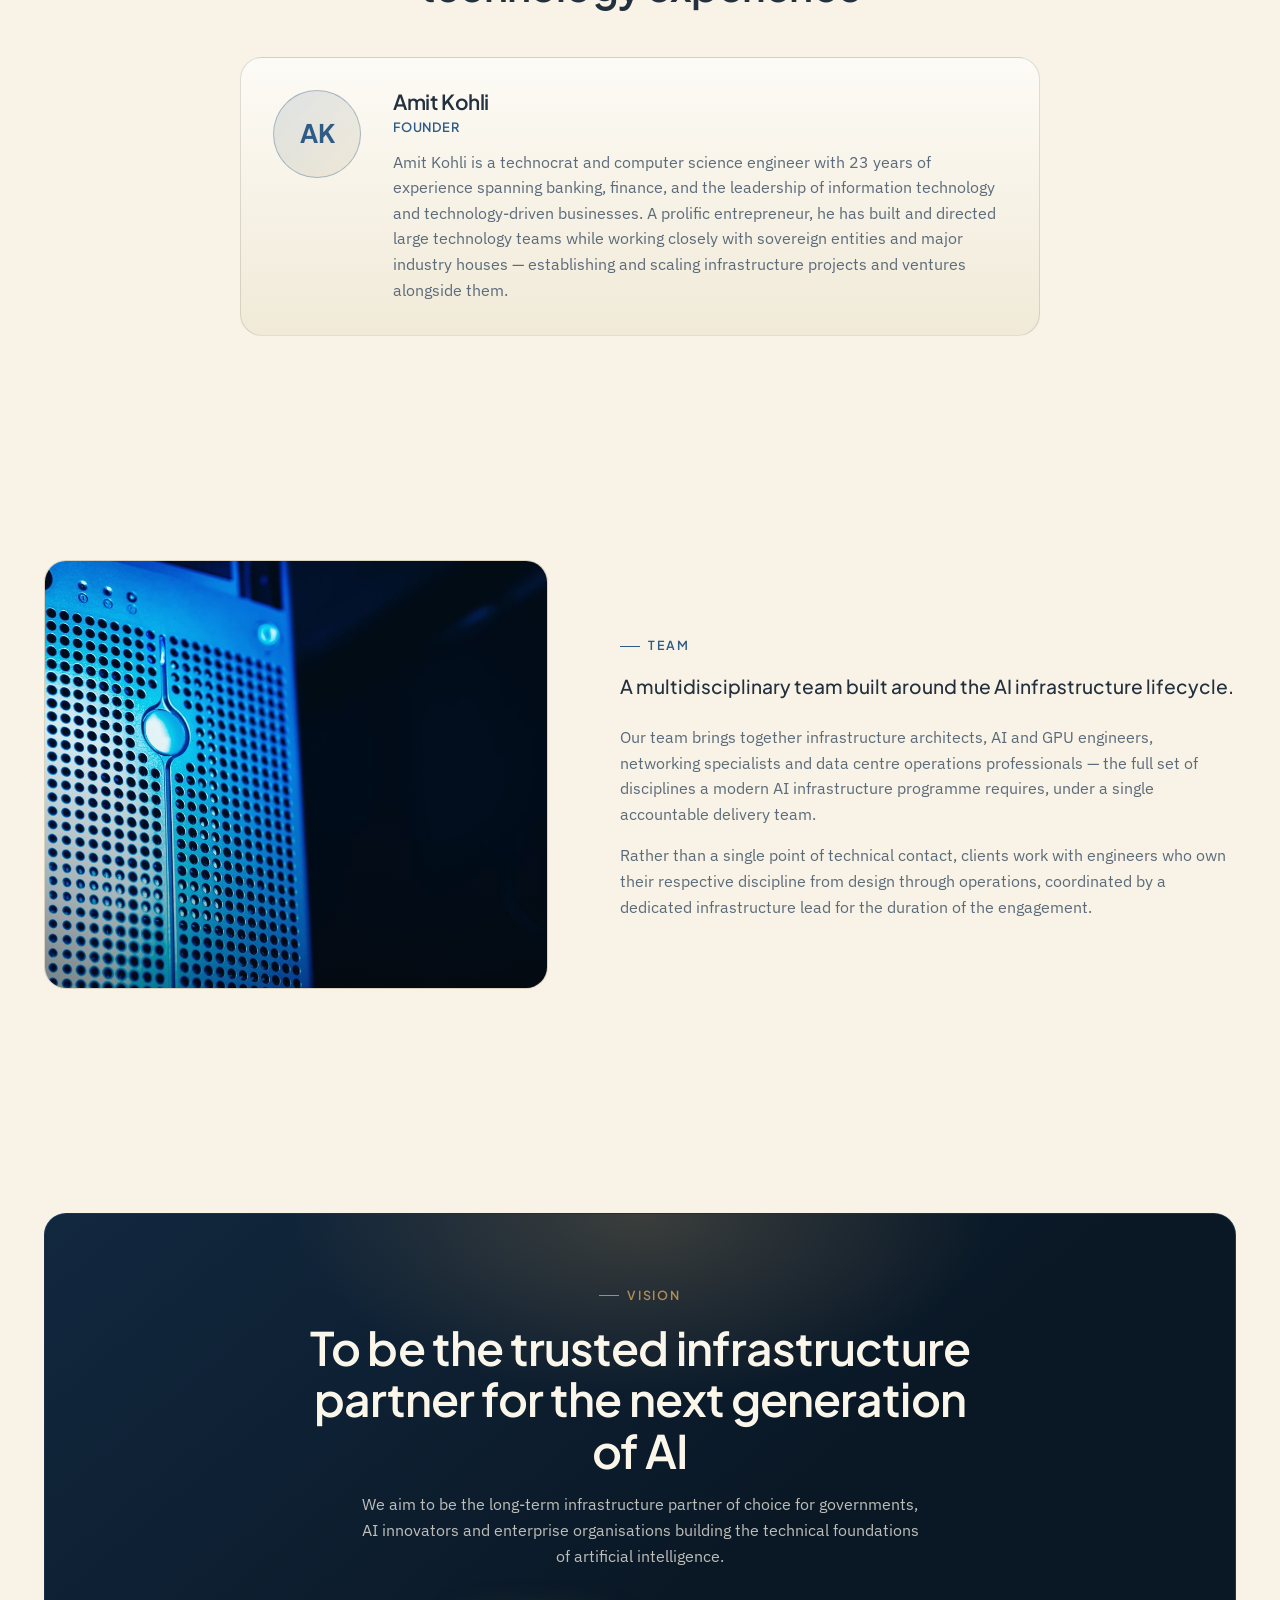
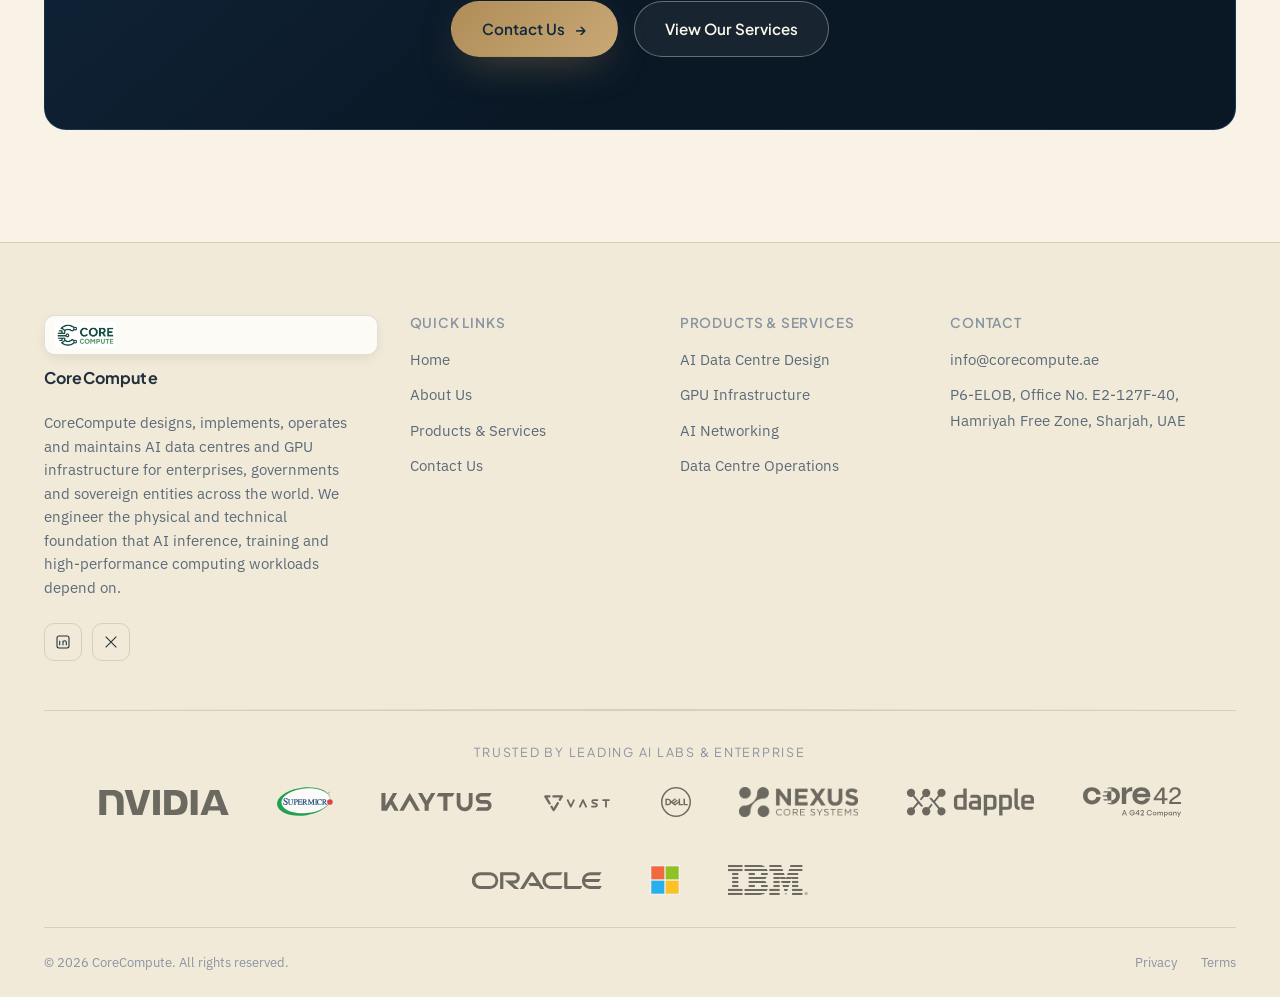
<file: about.html>
<!DOCTYPE html>
<html lang="en">
<head>
  <meta charset="UTF-8" />
  <meta name="viewport" content="width=device-width, initial-scale=1.0" />
  <title>About Us | CoreCompute</title>
  <meta name="description" content="CoreCompute is an advanced AI infrastructure company delivering enterprise AI data centres and GPU infrastructure worldwide, backed by over 25 years of enterprise IT experience." />
  <link rel="icon" type="image/png" href="assets/images/favicon.png" />

  <meta property="og:type" content="website" />
  <meta property="og:title" content="About Us | CoreCompute" />
  <meta property="og:description" content="CoreCompute is an advanced AI infrastructure company delivering enterprise AI data centres and GPU infrastructure worldwide, backed by over 25 years of enterprise IT experience." />
  <meta property="og:image" content="assets/images/og-image.png" />
  <meta property="og:image:width" content="1200" />
  <meta property="og:image:height" content="630" />
  <meta name="twitter:card" content="summary_large_image" />
  <meta name="twitter:image" content="assets/images/og-image.png" />

  <link rel="preconnect" href="https://fonts.googleapis.com" />
  <link rel="preconnect" href="https://fonts.gstatic.com" crossorigin />
  <link href="https://fonts.googleapis.com/css2?family=Plus+Jakarta+Sans:wght@500;600;700;800&family=IBM+Plex+Sans:wght@400;500;600&display=swap" rel="stylesheet" />
  <link rel="stylesheet" href="assets/css/style.css" />
</head>
<body>
  <a class="skip-link" href="#main">Skip to content</a>

  <header class="navbar">
    <div class="container">
      <a href="index.html" class="brand" aria-label="CoreCompute — home">
        <span class="brand-mark"><img src="assets/images/logo.png" alt="CoreCompute" /></span>
        <span class="brand-name">CoreCompute</span>
      </a>

      <nav class="nav-links" id="nav-links">
        <a href="index.html">Home</a>
        <a href="about.html" class="is-active">About Us</a>
        <a href="services.html">Products &amp; Services</a>
        <a href="contact.html">Contact Us</a>
        <div class="nav-cta-mobile">
          <a href="contact.html" class="btn btn-primary">Schedule a Consultation</a>
        </div>
      </nav>

      <div class="nav-cta">
        <a href="contact.html" class="btn btn-primary">Schedule a Consultation</a>
      </div>

      <button class="nav-toggle" id="nav-toggle" aria-label="Toggle navigation menu" aria-expanded="false" aria-controls="nav-links">
        <svg viewBox="0 0 24 24" fill="none" stroke="currentColor" stroke-width="1.8" stroke-linecap="round"><path d="M3 6h18M3 12h18M3 18h18"/></svg>
      </button>
    </div>
  </header>

  <main id="main">

    <header class="page-header">
      <canvas class="page-header-canvas" data-network-canvas data-density="50" aria-hidden="true"></canvas>
      <div class="container">
        <div class="breadcrumb"><a href="index.html">Home</a> / About Us</div>
        <h1>A trusted infrastructure partner for enterprise AI</h1>
        <p>CoreCompute designs, deploys and operates the physical and technical foundation that AI training, inference and HPC workloads run on — for enterprises, governments and sovereign entities around the world.</p>
      </div>
    </header>

    <!-- ============================= COMPANY ============================= -->
    <section class="section section-tight">
      <div class="container">
        <div class="overview">
          <div class="overview-copy" data-reveal>
            <span class="eyebrow">Company</span>
            <p class="lede">Engineering the infrastructure layer that enterprise AI depends on.</p>
            <p>CoreCompute FZE designs, implements, operates and maintains AI data centres and GPU infrastructure for enterprises, governments and sovereign entities across the world. We engineer the physical and technical foundation that AI inference, training and high-performance computing workloads depend on. We do not resell hardware — we design, build, deploy, operate and maintain the infrastructure that enterprise and government AI programmes are built on.</p>
            <p>Our work sits at the intersection of data centre engineering, high-performance networking and GPU-based compute — disciplines that, together, determine whether an AI programme performs reliably at production scale or stalls at the infrastructure layer.</p>
          </div>
          <div class="overview-visual" data-reveal>
            <img src="assets/images/photo-blade-teal.jpg" alt="Close-up of enterprise blade server hardware with status indicator lights" loading="lazy" />
          </div>
        </div>
      </div>
    </section>

    <!-- ============================= STATS ============================= -->
    <section class="section-tight">
      <div class="container">
        <div class="stats-bar" data-reveal>
          <div class="stat">
            <div class="num"><span data-counter="25" data-suffix="+">0</span></div>
            <div class="label">Years enterprise IT experience</div>
          </div>
          <div class="stat">
            <div class="num"><span data-counter="9" data-suffix="">0</span>-stage</div>
            <div class="label">Delivery lifecycle, start to finish</div>
          </div>
          <div class="stat">
            <div class="num">Global</div>
            <div class="label">Worldwide delivery footprint</div>
          </div>
          <div class="stat">
            <div class="num">24/7</div>
            <div class="label">Resident operations coverage</div>
          </div>
        </div>
      </div>
    </section>

    <!-- ============================= EXPERIENCE ============================= -->
    <section class="section">
      <div class="container">
        <div class="section-header center" data-reveal>
          <span class="eyebrow">Experience</span>
          <h2>Over 25 years of enterprise infrastructure delivery</h2>
          <p>CoreCompute's engineering discipline is grounded in more than two decades of enterprise IT infrastructure delivery around the world — extended and specialised for the demands of AI-era compute.</p>
        </div>
        <div class="grid grid-3" data-reveal-group>
          <div class="card">
            <div class="card-icon"><svg viewBox="0 0 24 24" fill="none" stroke="currentColor" stroke-width="1.6" stroke-linecap="round" stroke-linejoin="round"><circle cx="12" cy="12" r="9"/><path d="M12 7v5l3 3"/></svg></div>
            <h3>Enterprise IT Foundations</h3>
            <p>Decades of experience delivering enterprise infrastructure programmes across regulated and mission-critical environments.</p>
          </div>
          <div class="card">
            <div class="card-icon"><svg viewBox="0 0 24 24" fill="none" stroke="currentColor" stroke-width="1.6" stroke-linecap="round" stroke-linejoin="round"><rect x="6" y="6" width="12" height="12" rx="2"/><path d="M9 3v3M15 3v3M9 18v3M15 18v3M3 9h3M3 15h3M18 9h3M18 15h3"/></svg></div>
            <h3>AI-Era Specialisation</h3>
            <p>Engineering capability extended into GPU infrastructure, AI networking and high-density compute environments.</p>
          </div>
          <div class="card">
            <div class="card-icon"><svg viewBox="0 0 24 24" fill="none" stroke="currentColor" stroke-width="1.6" stroke-linecap="round" stroke-linejoin="round"><path d="M3 21h18M5 21V10l7-6 7 6v11M9 21v-6h6v6"/></svg></div>
            <h3>Global Delivery</h3>
            <p>Programme experience delivered around the world, working alongside enterprise and government stakeholders.</p>
          </div>
        </div>
      </div>
    </section>

    <!-- ============================= EXPERTISE ============================= -->
    <section class="section section-tight" style="background: var(--bg-raised);">
      <div class="container">
        <div class="section-header center" data-reveal>
          <span class="eyebrow">Expertise</span>
          <h2>Engineering disciplines that span the full infrastructure stack</h2>
        </div>
        <div class="grid grid-4" data-reveal-group>
          <div class="card"><h3>NVIDIA GPU Infrastructure</h3><p>Cluster design, deployment and integration across NVIDIA platforms.</p></div>
          <div class="card"><h3>AI Data Centres</h3><p>Facility design engineered for AI-density power and cooling loads.</p></div>
          <div class="card"><h3>HPC Systems</h3><p>High-performance compute architectures for sustained, demanding workloads.</p></div>
          <div class="card"><h3>Enterprise Networking</h3><p>High-throughput fabric design for GPU clusters and HPC environments.</p></div>
          <div class="card"><h3>Storage</h3><p>Low-latency, high-performance storage platforms for AI applications.</p></div>
          <div class="card"><h3>Blueprint Design</h3><p>Rack, power and cooling blueprints engineered for constructability.</p></div>
          <div class="card"><h3>Operations</h3><p>Resident engineering teams managing mission-critical infrastructure.</p></div>
          <div class="card"><h3>AI Infrastructure Engineering</h3><p>End-to-end technical ownership across the AI infrastructure lifecycle.</p></div>
        </div>
      </div>
    </section>

    <!-- ============================= LEADERSHIP ============================= -->
    <section class="section">
      <div class="container">
        <div class="section-header center" data-reveal>
          <span class="eyebrow">Leadership</span>
          <h2>Led by decades of enterprise technology experience</h2>
        </div>
        <div class="profile-card" data-reveal>
          <div class="profile-avatar" aria-hidden="true">AK</div>
          <div class="profile-info">
            <h3>Amit Kohli</h3>
            <span class="profile-title">Founder</span>
            <p>Amit Kohli is a technocrat and computer science engineer with 23 years of experience spanning banking, finance, and the leadership of information technology and technology-driven businesses. A prolific entrepreneur, he has built and directed large technology teams while working closely with sovereign entities and major industry houses — establishing and scaling infrastructure projects and ventures alongside them.</p>
          </div>
        </div>
      </div>
    </section>

    <!-- ============================= TEAM ============================= -->
    <section class="section">
      <div class="container">
        <div class="overview">
          <div class="overview-visual" data-reveal>
            <img src="assets/images/photo-rack-blue.jpg" alt="Enterprise server chassis with active status indicator lighting" loading="lazy" />
          </div>
          <div class="overview-copy" data-reveal>
            <span class="eyebrow">Team</span>
            <p class="lede">A multidisciplinary team built around the AI infrastructure lifecycle.</p>
            <p>Our team brings together infrastructure architects, AI and GPU engineers, networking specialists and data centre operations professionals — the full set of disciplines a modern AI infrastructure programme requires, under a single accountable delivery team.</p>
            <p>Rather than a single point of technical contact, clients work with engineers who own their respective discipline from design through operations, coordinated by a dedicated infrastructure lead for the duration of the engagement.</p>
          </div>
        </div>
      </div>
    </section>

    <!-- ============================= VISION ============================= -->
    <section class="section">
      <div class="container">
        <div class="cta-band" data-reveal>
          <div class="cta-band-glow" aria-hidden="true"></div>
          <span class="eyebrow" style="justify-content:center; display:flex;">Vision</span>
          <h2>To be the trusted infrastructure partner for the next generation of AI</h2>
          <p>We aim to be the long-term infrastructure partner of choice for governments, AI innovators and enterprise organisations building the technical foundations of artificial intelligence.</p>
          <div class="hero-actions">
            <a href="contact.html" class="btn btn-primary">Contact Us <span class="btn-arrow">&rarr;</span></a>
            <a href="services.html" class="btn btn-secondary">View Our Services</a>
          </div>
        </div>
      </div>
    </section>

  </main>

  <footer class="footer">
    <div class="container">
      <div class="footer-grid">
        <div class="footer-brand">
          <span class="brand-mark"><img src="assets/images/logo.png" alt="CoreCompute" /></span>
          <span class="brand-name">CoreCompute</span>
          <p>CoreCompute designs, implements, operates and maintains AI data centres and GPU infrastructure for enterprises, governments and sovereign entities across the world. We engineer the physical and technical foundation that AI inference, training and high-performance computing workloads depend on.</p>
          <div class="footer-social">
            <a href="#" aria-label="LinkedIn"><svg viewBox="0 0 24 24" fill="none" stroke="currentColor" stroke-width="1.6"><rect x="3" y="3" width="18" height="18" rx="3"/><path d="M7 10v7M7 7v.01M12 17v-4.5a2.5 2.5 0 0 1 5 0V17M12 10v7"/></svg></a>
            <a href="#" aria-label="X / Twitter"><svg viewBox="0 0 24 24" fill="none" stroke="currentColor" stroke-width="1.6"><path d="m4 4 16 16M20 4 4 20"/></svg></a>
          </div>
        </div>
        <div class="footer-col">
          <h5>Quick Links</h5>
          <ul>
            <li><a href="index.html">Home</a></li>
            <li><a href="about.html">About Us</a></li>
            <li><a href="services.html">Products &amp; Services</a></li>
            <li><a href="contact.html">Contact Us</a></li>
          </ul>
        </div>
        <div class="footer-col">
          <h5>Products &amp; Services</h5>
          <ul>
            <li><a href="services.html#data-centre-design">AI Data Centre Design</a></li>
            <li><a href="services.html#gpu-infrastructure">GPU Infrastructure</a></li>
            <li><a href="services.html#ai-networking">AI Networking</a></li>
            <li><a href="services.html#operations">Data Centre Operations</a></li>
          </ul>
        </div>
        <div class="footer-col">
          <h5>Contact</h5>
          <ul>
            <li><a href="mailto:info@corecompute.ae">info@corecompute.ae</a></li>
            <li><a href="contact.html">P6-ELOB, Office No. E2-127F-40,<br />Hamriyah Free Zone, Sharjah, UAE</a></li>
          </ul>
        </div>
      </div>

      <div class="divider"></div>

      <div class="trusted-strip">
        <div class="trusted-label">Trusted by Leading AI Labs &amp; Enterprise</div>
        <div class="logo-marquee">
          <span class="partner"><img src="assets/images/partners/nvidia.svg" alt="NVIDIA" loading="lazy" /></span>
          <span class="partner"><img src="assets/images/partners/supermicro.svg" alt="Supermicro" loading="lazy" /></span>
          <span class="partner"><img src="assets/images/partners/kaytus.svg" alt="Kaytus" loading="lazy" /></span>
          <span class="partner"><img src="assets/images/partners/vast-data.svg" alt="VAST Data" loading="lazy" /></span>
          <span class="partner"><img src="assets/images/partners/dell-technologies.svg" alt="Dell Technologies" loading="lazy" /></span>
          <span class="partner"><img src="assets/images/partners/nexus-core-systems.png" alt="Nexus Core Systems" loading="lazy" /></span>
          <span class="partner"><img src="assets/images/partners/dapple.svg" alt="Dapple" loading="lazy" /></span>
          <span class="partner"><img src="assets/images/partners/core42.svg" alt="Core42" loading="lazy" /></span>
          <span class="partner"><img src="assets/images/partners/oracle.svg" alt="Oracle" loading="lazy" /></span>
          <span class="partner"><img src="assets/images/partners/microsoft.svg" alt="Microsoft" loading="lazy" /></span>
          <span class="partner"><img src="assets/images/partners/ibm.svg" alt="IBM" loading="lazy" /></span>
        </div>
      </div>

      <div class="footer-bottom">
        <span>&copy; <span data-year></span> CoreCompute. All rights reserved.</span>
        <div class="footer-bottom-links">
          <a href="contact.html">Privacy</a>
          <a href="contact.html">Terms</a>
        </div>
      </div>
    </div>
  </footer>

  <script src="assets/js/main.js"></script>
</body>
</html>
</file>
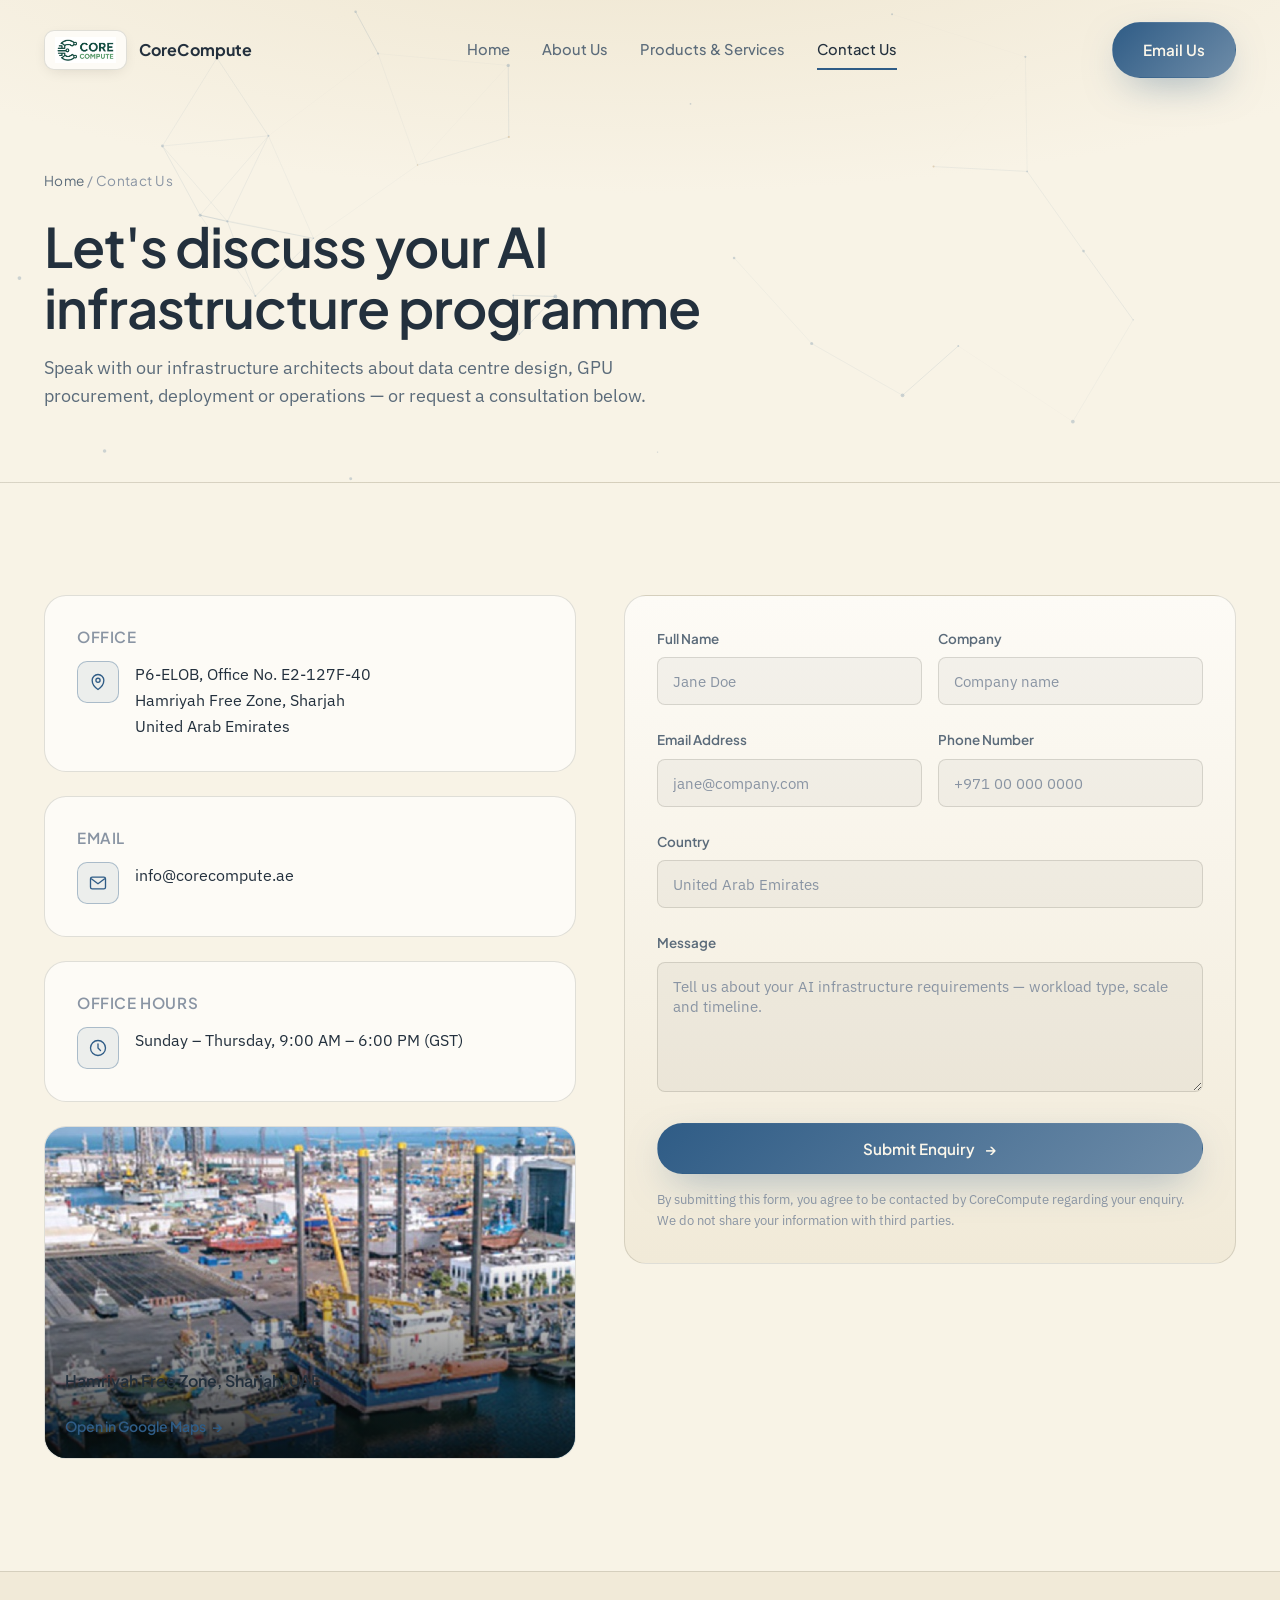
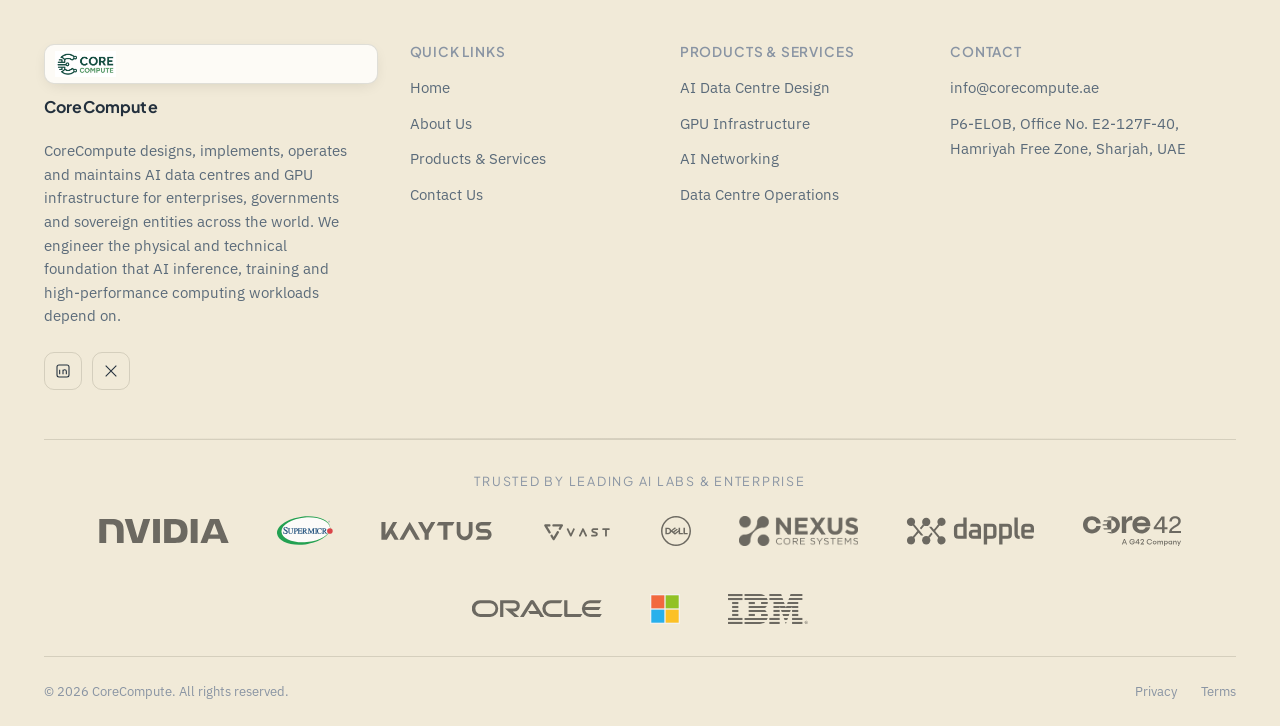
<file: contact.html>
<!DOCTYPE html>
<html lang="en">
<head>
  <meta charset="UTF-8" />
  <meta name="viewport" content="width=device-width, initial-scale=1.0" />
  <title>Contact Us | CoreCompute</title>
  <meta name="description" content="Contact CoreCompute to discuss AI data centre design, GPU infrastructure or enterprise infrastructure operations. Office: Hamriyah Free Zone, Sharjah, UAE." />
  <link rel="icon" type="image/png" href="assets/images/favicon.png" />

  <meta property="og:type" content="website" />
  <meta property="og:title" content="Contact Us | CoreCompute" />
  <meta property="og:description" content="Contact CoreCompute to discuss AI data centre design, GPU infrastructure or enterprise infrastructure operations. Office: Hamriyah Free Zone, Sharjah, UAE." />
  <meta property="og:image" content="assets/images/og-image.png" />
  <meta property="og:image:width" content="1200" />
  <meta property="og:image:height" content="630" />
  <meta name="twitter:card" content="summary_large_image" />
  <meta name="twitter:image" content="assets/images/og-image.png" />

  <link rel="preconnect" href="https://fonts.googleapis.com" />
  <link rel="preconnect" href="https://fonts.gstatic.com" crossorigin />
  <link href="https://fonts.googleapis.com/css2?family=Plus+Jakarta+Sans:wght@500;600;700;800&family=IBM+Plex+Sans:wght@400;500;600&display=swap" rel="stylesheet" />
  <link rel="stylesheet" href="assets/css/style.css" />
</head>
<body>
  <a class="skip-link" href="#main">Skip to content</a>

  <header class="navbar">
    <div class="container">
      <a href="index.html" class="brand" aria-label="CoreCompute — home">
        <span class="brand-mark"><img src="assets/images/logo.png" alt="CoreCompute" /></span>
        <span class="brand-name">CoreCompute</span>
      </a>

      <nav class="nav-links" id="nav-links">
        <a href="index.html">Home</a>
        <a href="about.html">About Us</a>
        <a href="services.html">Products &amp; Services</a>
        <a href="contact.html" class="is-active">Contact Us</a>
        <div class="nav-cta-mobile">
          <a href="mailto:info@corecompute.ae" class="btn btn-primary">Email Us</a>
        </div>
      </nav>

      <div class="nav-cta">
        <a href="mailto:info@corecompute.ae" class="btn btn-primary">Email Us</a>
      </div>

      <button class="nav-toggle" id="nav-toggle" aria-label="Toggle navigation menu" aria-expanded="false" aria-controls="nav-links">
        <svg viewBox="0 0 24 24" fill="none" stroke="currentColor" stroke-width="1.8" stroke-linecap="round"><path d="M3 6h18M3 12h18M3 18h18"/></svg>
      </button>
    </div>
  </header>

  <main id="main">

    <header class="page-header">
      <canvas class="page-header-canvas" data-network-canvas data-density="50" aria-hidden="true"></canvas>
      <div class="container">
        <div class="breadcrumb"><a href="index.html">Home</a> / Contact Us</div>
        <h1>Let's discuss your AI infrastructure programme</h1>
        <p>Speak with our infrastructure architects about data centre design, GPU procurement, deployment or operations — or request a consultation below.</p>
      </div>
    </header>

    <section class="section" id="contact-form">
      <div class="container">
        <div class="contact-layout">

          <!-- ============================= INFO ============================= -->
          <div data-reveal>
            <div class="info-card">
              <h4>Office</h4>
              <div class="info-row">
                <span class="icon"><svg viewBox="0 0 24 24" fill="none" stroke="currentColor" stroke-width="1.6" stroke-linecap="round" stroke-linejoin="round"><path d="M12 21s-7-4.5-7-11a7 7 0 0 1 14 0c0 6.5-7 11-7 11Z"/><circle cx="12" cy="10" r="2.5"/></svg></span>
                <div>
                  <p>P6-ELOB, Office No. E2-127F-40<br />Hamriyah Free Zone, Sharjah<br />United Arab Emirates</p>
                </div>
              </div>
            </div>

            <div class="info-card">
              <h4>Email</h4>
              <div class="info-row">
                <span class="icon"><svg viewBox="0 0 24 24" fill="none" stroke="currentColor" stroke-width="1.6" stroke-linecap="round" stroke-linejoin="round"><rect x="3" y="5" width="18" height="14" rx="2"/><path d="m4 7 8 6 8-6"/></svg></span>
                <div><a href="mailto:info@corecompute.ae">info@corecompute.ae</a></div>
              </div>
            </div>

            <div class="info-card">
              <h4>Office Hours</h4>
              <div class="info-row">
                <span class="icon"><svg viewBox="0 0 24 24" fill="none" stroke="currentColor" stroke-width="1.6" stroke-linecap="round" stroke-linejoin="round"><circle cx="12" cy="12" r="9"/><path d="M12 7v5l3 3"/></svg></span>
                <div><p>Sunday – Thursday, 9:00 AM – 6:00 PM (GST)</p></div>
              </div>
            </div>

            <div class="map-frame">
              <img src="assets/images/photo-hfza-port.jpg" alt="Aerial view of Hamriyah Free Zone port and marine facilities, Sharjah" loading="lazy" />
              <div style="position:absolute; inset:0; display:flex; flex-direction:column; align-items:flex-start; justify-content:flex-end; padding:20px; background:linear-gradient(180deg, transparent 40%, rgba(6,9,10,0.85));">
                <p style="font-family: var(--font-display); font-weight:600; color:var(--text-primary); margin-bottom:6px;">Hamriyah Free Zone, Sharjah, UAE</p>
                <a href="https://www.google.com/maps/search/?api=1&query=Hamriyah+Free+Zone+Sharjah+UAE" target="_blank" rel="noopener" class="card-link">Open in Google Maps <span class="btn-arrow">&rarr;</span></a>
              </div>
            </div>
          </div>

          <!-- ============================= FORM ============================= -->
          <div class="form-card" data-reveal>
            <div class="form-success" role="status">
              <svg viewBox="0 0 24 24" width="22" height="22" fill="none" stroke="currentColor" stroke-width="1.8" stroke-linecap="round" stroke-linejoin="round"><circle cx="12" cy="12" r="9"/><path d="m8 12 3 3 5-6"/></svg>
              <span>Thank you — your message has been received. Our team will respond shortly.</span>
            </div>

            <form data-contact-form novalidate>
              <div class="form-row">
                <div class="field">
                  <label for="name">Full Name</label>
                  <input type="text" id="name" name="name" placeholder="Jane Doe" required />
                  <span class="field-error">Please enter your full name.</span>
                </div>
                <div class="field">
                  <label for="company">Company</label>
                  <input type="text" id="company" name="company" placeholder="Company name" required />
                  <span class="field-error">Please enter your company name.</span>
                </div>
              </div>

              <div class="form-row">
                <div class="field">
                  <label for="email">Email Address</label>
                  <input type="email" id="email" name="email" placeholder="jane@company.com" required />
                  <span class="field-error">Please enter a valid email address.</span>
                </div>
                <div class="field">
                  <label for="phone">Phone Number</label>
                  <input type="tel" id="phone" name="phone" placeholder="+971 00 000 0000" />
                  <span class="field-error">Please enter a valid phone number.</span>
                </div>
              </div>

              <div class="field">
                <label for="country">Country</label>
                <input type="text" id="country" name="country" list="country-list" placeholder="United Arab Emirates" required />
                <datalist id="country-list">
                  <option value="United Arab Emirates"></option>
                  <option value="Saudi Arabia"></option>
                  <option value="Qatar"></option>
                  <option value="Kuwait"></option>
                  <option value="Bahrain"></option>
                  <option value="Oman"></option>
                  <option value="Egypt"></option>
                  <option value="United Kingdom"></option>
                  <option value="Germany"></option>
                  <option value="France"></option>
                  <option value="United States"></option>
                  <option value="India"></option>
                  <option value="Singapore"></option>
                </datalist>
                <span class="field-error">Please enter your country.</span>
              </div>

              <div class="field">
                <label for="message">Message</label>
                <textarea id="message" name="message" placeholder="Tell us about your AI infrastructure requirements — workload type, scale and timeline." required></textarea>
                <span class="field-error">Please provide a few more details (at least 10 characters).</span>
              </div>

              <button type="submit" class="btn btn-primary btn-block">Submit Enquiry <span class="btn-arrow">&rarr;</span></button>
              <p class="form-note">By submitting this form, you agree to be contacted by CoreCompute regarding your enquiry. We do not share your information with third parties.</p>
            </form>
          </div>

        </div>
      </div>
    </section>

  </main>

  <footer class="footer">
    <div class="container">
      <div class="footer-grid">
        <div class="footer-brand">
          <span class="brand-mark"><img src="assets/images/logo.png" alt="CoreCompute" /></span>
          <span class="brand-name">CoreCompute</span>
          <p>CoreCompute designs, implements, operates and maintains AI data centres and GPU infrastructure for enterprises, governments and sovereign entities across the world. We engineer the physical and technical foundation that AI inference, training and high-performance computing workloads depend on.</p>
          <div class="footer-social">
            <a href="#" aria-label="LinkedIn"><svg viewBox="0 0 24 24" fill="none" stroke="currentColor" stroke-width="1.6"><rect x="3" y="3" width="18" height="18" rx="3"/><path d="M7 10v7M7 7v.01M12 17v-4.5a2.5 2.5 0 0 1 5 0V17M12 10v7"/></svg></a>
            <a href="#" aria-label="X / Twitter"><svg viewBox="0 0 24 24" fill="none" stroke="currentColor" stroke-width="1.6"><path d="m4 4 16 16M20 4 4 20"/></svg></a>
          </div>
        </div>
        <div class="footer-col">
          <h5>Quick Links</h5>
          <ul>
            <li><a href="index.html">Home</a></li>
            <li><a href="about.html">About Us</a></li>
            <li><a href="services.html">Products &amp; Services</a></li>
            <li><a href="contact.html">Contact Us</a></li>
          </ul>
        </div>
        <div class="footer-col">
          <h5>Products &amp; Services</h5>
          <ul>
            <li><a href="services.html#data-centre-design">AI Data Centre Design</a></li>
            <li><a href="services.html#gpu-infrastructure">GPU Infrastructure</a></li>
            <li><a href="services.html#ai-networking">AI Networking</a></li>
            <li><a href="services.html#operations">Data Centre Operations</a></li>
          </ul>
        </div>
        <div class="footer-col">
          <h5>Contact</h5>
          <ul>
            <li><a href="mailto:info@corecompute.ae">info@corecompute.ae</a></li>
            <li><a href="contact.html">P6-ELOB, Office No. E2-127F-40,<br />Hamriyah Free Zone, Sharjah, UAE</a></li>
          </ul>
        </div>
      </div>

      <div class="divider"></div>

      <div class="trusted-strip">
        <div class="trusted-label">Trusted by Leading AI Labs &amp; Enterprise</div>
        <div class="logo-marquee">
          <span class="partner"><img src="assets/images/partners/nvidia.svg" alt="NVIDIA" loading="lazy" /></span>
          <span class="partner"><img src="assets/images/partners/supermicro.svg" alt="Supermicro" loading="lazy" /></span>
          <span class="partner"><img src="assets/images/partners/kaytus.svg" alt="Kaytus" loading="lazy" /></span>
          <span class="partner"><img src="assets/images/partners/vast-data.svg" alt="VAST Data" loading="lazy" /></span>
          <span class="partner"><img src="assets/images/partners/dell-technologies.svg" alt="Dell Technologies" loading="lazy" /></span>
          <span class="partner"><img src="assets/images/partners/nexus-core-systems.png" alt="Nexus Core Systems" loading="lazy" /></span>
          <span class="partner"><img src="assets/images/partners/dapple.svg" alt="Dapple" loading="lazy" /></span>
          <span class="partner"><img src="assets/images/partners/core42.svg" alt="Core42" loading="lazy" /></span>
          <span class="partner"><img src="assets/images/partners/oracle.svg" alt="Oracle" loading="lazy" /></span>
          <span class="partner"><img src="assets/images/partners/microsoft.svg" alt="Microsoft" loading="lazy" /></span>
          <span class="partner"><img src="assets/images/partners/ibm.svg" alt="IBM" loading="lazy" /></span>
        </div>
      </div>

      <div class="footer-bottom">
        <span>&copy; <span data-year></span> CoreCompute. All rights reserved.</span>
        <div class="footer-bottom-links">
          <a href="contact.html">Privacy</a>
          <a href="contact.html">Terms</a>
        </div>
      </div>
    </div>
  </footer>

  <script src="assets/js/main.js"></script>
</body>
</html>
</file>
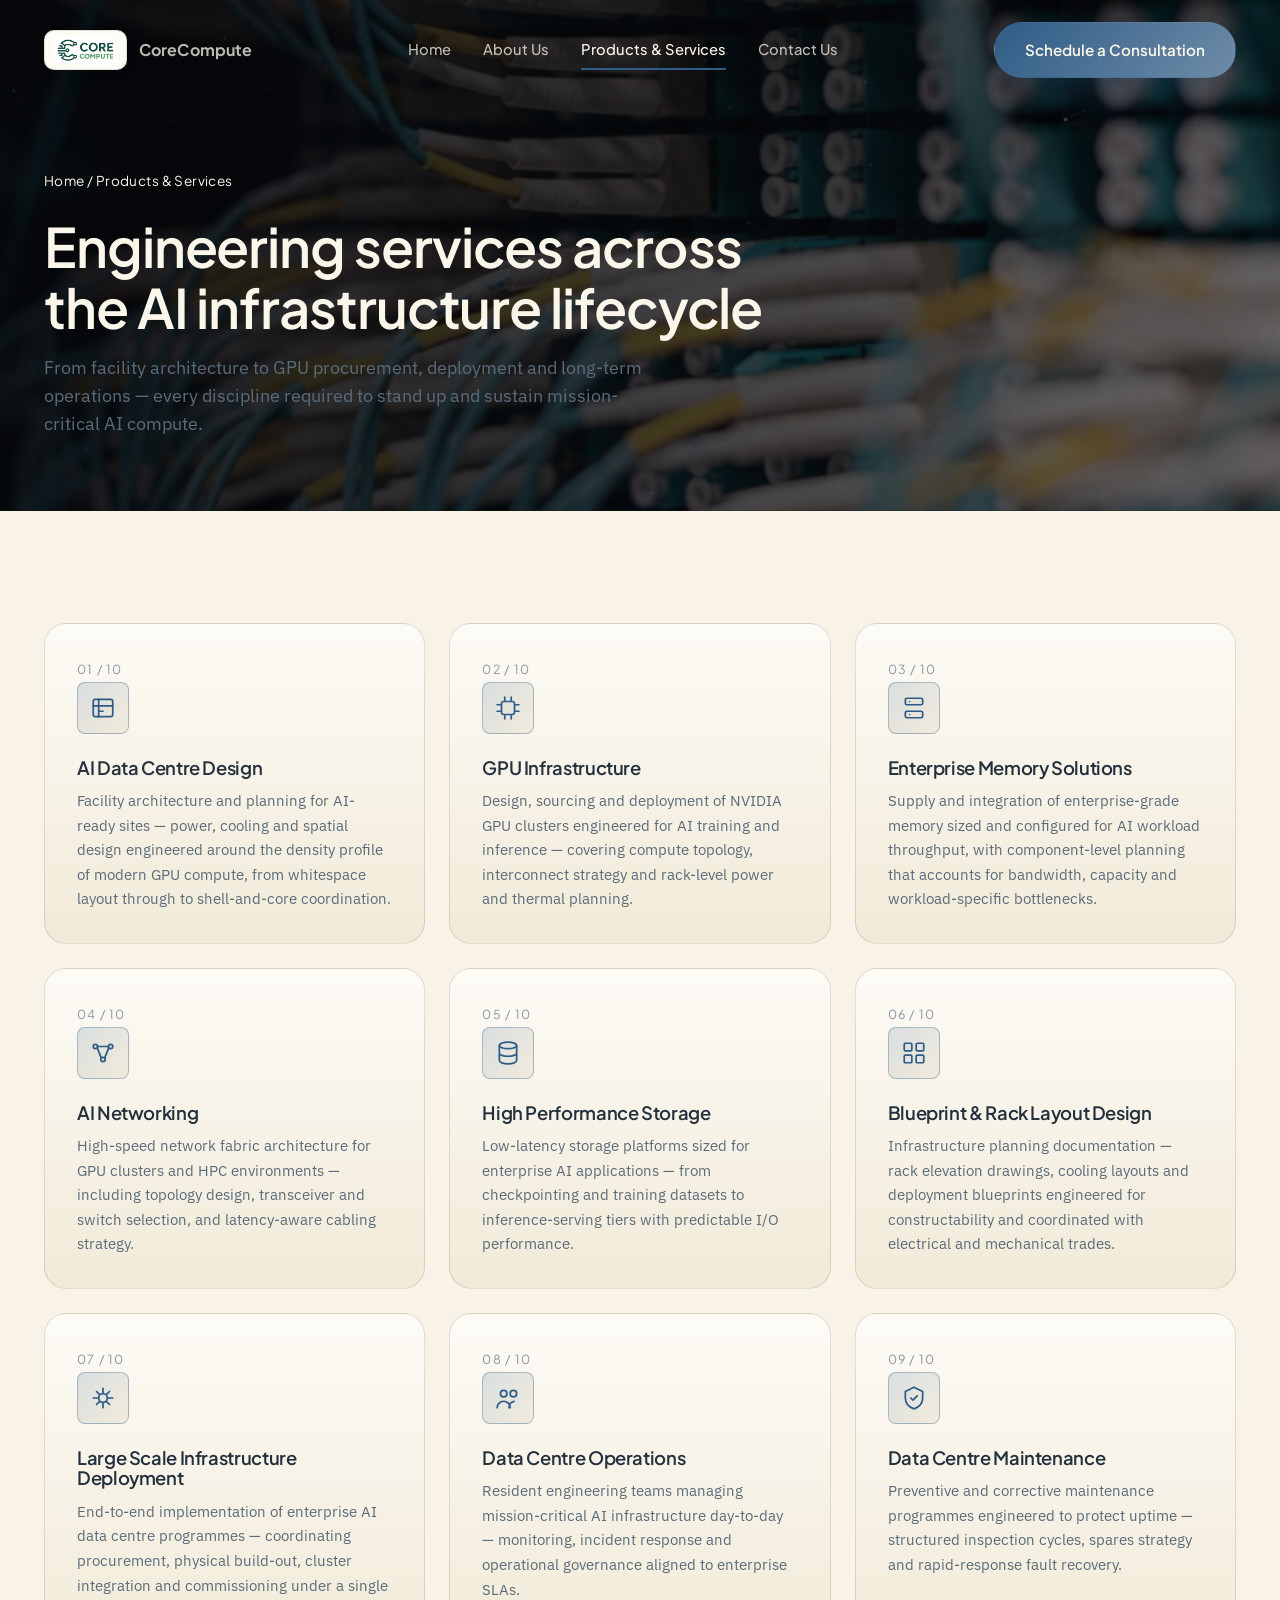
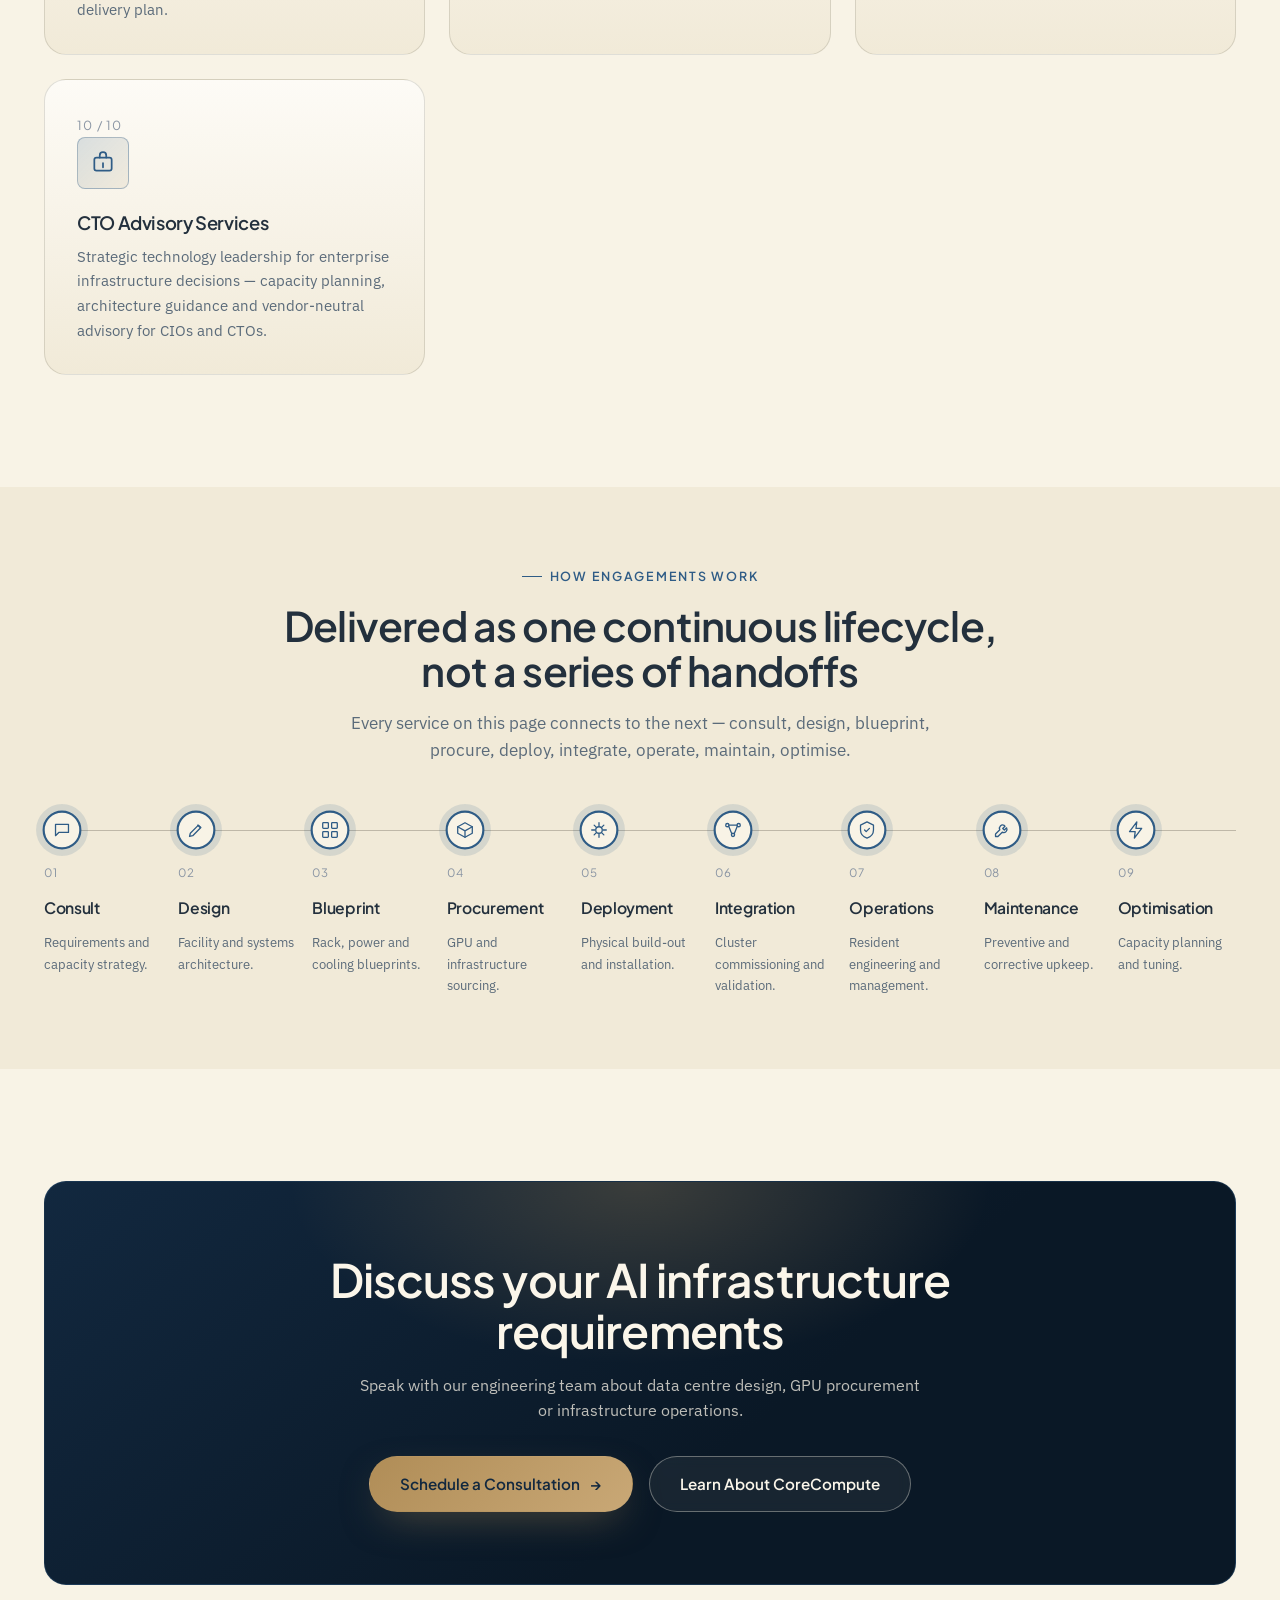
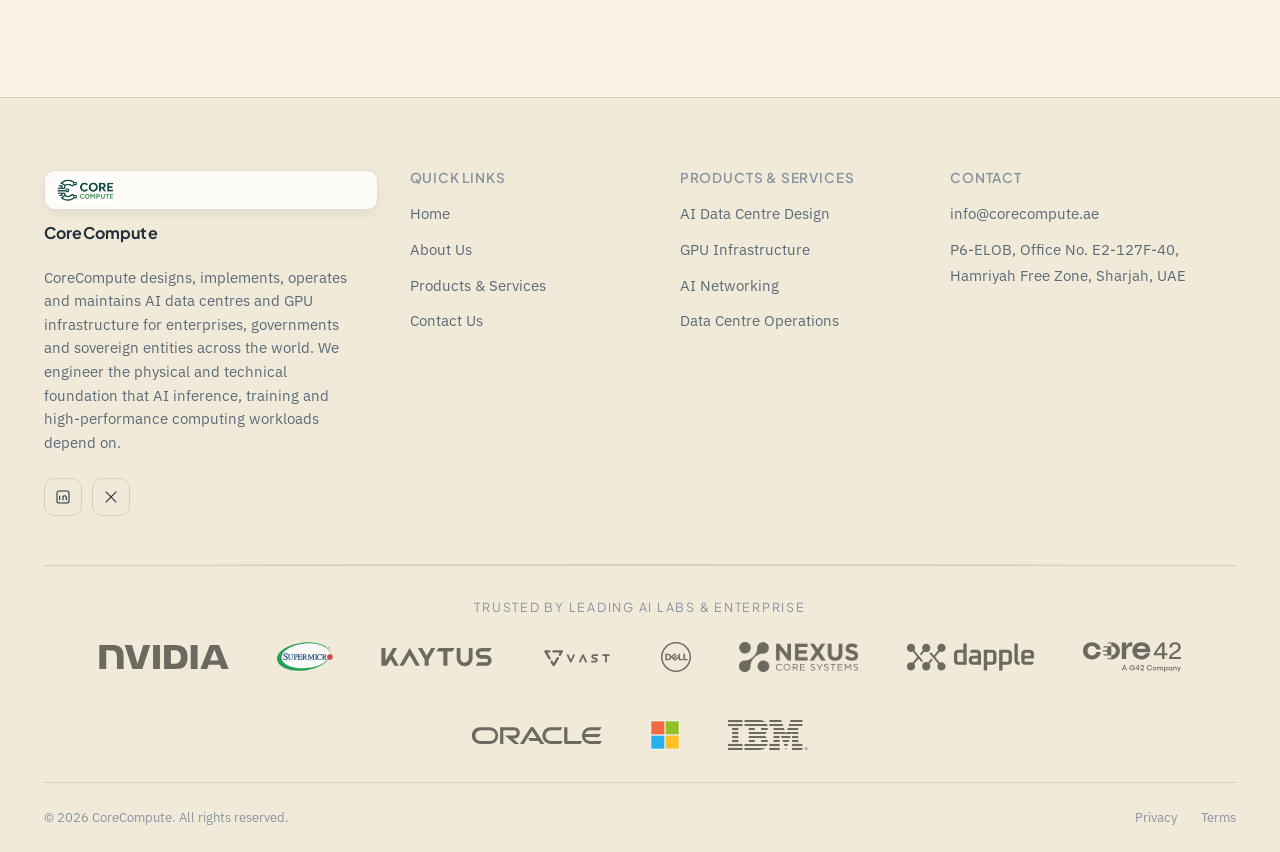
<file: services.html>
<!DOCTYPE html>
<html lang="en">
<head>
  <meta charset="UTF-8" />
  <meta name="viewport" content="width=device-width, initial-scale=1.0" />
  <title>Products &amp; Services | CoreCompute</title>
  <meta name="description" content="AI data centre design, GPU infrastructure, enterprise memory, AI networking, high-performance storage, blueprint design, deployment, operations, maintenance and CTO advisory services." />
  <link rel="icon" type="image/png" href="assets/images/favicon.png" />

  <meta property="og:type" content="website" />
  <meta property="og:title" content="Products &amp; Services | CoreCompute" />
  <meta property="og:description" content="AI data centre design, GPU infrastructure, enterprise memory, AI networking, high-performance storage, blueprint design, deployment, operations, maintenance and CTO advisory services." />
  <meta property="og:image" content="assets/images/og-image.png" />
  <meta property="og:image:width" content="1200" />
  <meta property="og:image:height" content="630" />
  <meta name="twitter:card" content="summary_large_image" />
  <meta name="twitter:image" content="assets/images/og-image.png" />

  <link rel="preconnect" href="https://fonts.googleapis.com" />
  <link rel="preconnect" href="https://fonts.gstatic.com" crossorigin />
  <link href="https://fonts.googleapis.com/css2?family=Plus+Jakarta+Sans:wght@500;600;700;800&family=IBM+Plex+Sans:wght@400;500;600&display=swap" rel="stylesheet" />
  <link rel="stylesheet" href="assets/css/style.css" />
</head>
<body class="has-dark-header">
  <a class="skip-link" href="#main">Skip to content</a>

  <header class="navbar">
    <div class="container">
      <a href="index.html" class="brand" aria-label="CoreCompute — home">
        <span class="brand-mark"><img src="assets/images/logo.png" alt="CoreCompute" /></span>
        <span class="brand-name">CoreCompute</span>
      </a>

      <nav class="nav-links" id="nav-links">
        <a href="index.html">Home</a>
        <a href="about.html">About Us</a>
        <a href="services.html" class="is-active">Products &amp; Services</a>
        <a href="contact.html">Contact Us</a>
        <div class="nav-cta-mobile">
          <a href="contact.html" class="btn btn-primary">Schedule a Consultation</a>
        </div>
      </nav>

      <div class="nav-cta">
        <a href="contact.html" class="btn btn-primary">Schedule a Consultation</a>
      </div>

      <button class="nav-toggle" id="nav-toggle" aria-label="Toggle navigation menu" aria-expanded="false" aria-controls="nav-links">
        <svg viewBox="0 0 24 24" fill="none" stroke="currentColor" stroke-width="1.8" stroke-linecap="round"><path d="M3 6h18M3 12h18M3 18h18"/></svg>
      </button>
    </div>
  </header>

  <main id="main">

    <header class="page-header page-header--cabling">
      <canvas class="page-header-canvas" data-network-canvas data-density="50" aria-hidden="true"></canvas>
      <div class="container">
        <div class="breadcrumb"><a href="index.html">Home</a> / Products &amp; Services</div>
        <h1>Engineering services across the AI infrastructure lifecycle</h1>
        <p>From facility architecture to GPU procurement, deployment and long-term operations — every discipline required to stand up and sustain mission-critical AI compute.</p>
      </div>
    </header>

    <section class="section">
      <div class="container">
        <div class="grid grid-3" data-reveal-group>

          <div class="card service-card" id="data-centre-design">
            <span class="card-index">01 / 10</span>
            <div class="card-icon">
              <svg viewBox="0 0 24 24" fill="none" stroke="currentColor" stroke-width="1.6" stroke-linecap="round" stroke-linejoin="round"><rect x="3" y="4" width="18" height="16" rx="2"/><path d="M3 10h18M8 4v16M8 15h4"/></svg>
            </div>
            <h3>AI Data Centre Design</h3>
            <p>Facility architecture and planning for AI-ready sites — power, cooling and spatial design engineered around the density profile of modern GPU compute, from whitespace layout through to shell-and-core coordination.</p>
          </div>

          <div class="card service-card" id="gpu-infrastructure">
            <span class="card-index">02 / 10</span>
            <div class="card-icon">
              <svg viewBox="0 0 24 24" fill="none" stroke="currentColor" stroke-width="1.6" stroke-linecap="round" stroke-linejoin="round"><rect x="6" y="6" width="12" height="12" rx="2"/><path d="M9 2v3M15 2v3M9 19v3M15 19v3M2 9h3M2 15h3M19 9h3M19 15h3"/></svg>
            </div>
            <h3>GPU Infrastructure</h3>
            <p>Design, sourcing and deployment of NVIDIA GPU clusters engineered for AI training and inference — covering compute topology, interconnect strategy and rack-level power and thermal planning.</p>
          </div>

          <div class="card service-card" id="enterprise-memory">
            <span class="card-index">03 / 10</span>
            <div class="card-icon">
              <svg viewBox="0 0 24 24" fill="none" stroke="currentColor" stroke-width="1.6" stroke-linecap="round" stroke-linejoin="round"><rect x="4" y="3" width="16" height="6" rx="1.5"/><rect x="4" y="15" width="16" height="6" rx="1.5"/><circle cx="8" cy="6" r="0.8" fill="currentColor" stroke="none"/><circle cx="8" cy="18" r="0.8" fill="currentColor" stroke="none"/></svg>
            </div>
            <h3>Enterprise Memory Solutions</h3>
            <p>Supply and integration of enterprise-grade memory sized and configured for AI workload throughput, with component-level planning that accounts for bandwidth, capacity and workload-specific bottlenecks.</p>
          </div>

          <div class="card service-card" id="ai-networking">
            <span class="card-index">04 / 10</span>
            <div class="card-icon">
              <svg viewBox="0 0 24 24" fill="none" stroke="currentColor" stroke-width="1.6" stroke-linecap="round" stroke-linejoin="round"><circle cx="5" cy="6" r="2"/><circle cx="19" cy="6" r="2"/><circle cx="12" cy="18" r="2"/><path d="M6.7 7.3 10.5 16.7M17.3 7.3 13.5 16.7M7 6h10"/></svg>
            </div>
            <h3>AI Networking</h3>
            <p>High-speed network fabric architecture for GPU clusters and HPC environments — including topology design, transceiver and switch selection, and latency-aware cabling strategy.</p>
          </div>

          <div class="card service-card" id="high-performance-storage">
            <span class="card-index">05 / 10</span>
            <div class="card-icon">
              <svg viewBox="0 0 24 24" fill="none" stroke="currentColor" stroke-width="1.6" stroke-linecap="round" stroke-linejoin="round"><ellipse cx="12" cy="5" rx="8" ry="3"/><path d="M4 5v14c0 1.7 3.6 3 8 3s8-1.3 8-3V5M4 12c0 1.7 3.6 3 8 3s8-1.3 8-3"/></svg>
            </div>
            <h3>High Performance Storage</h3>
            <p>Low-latency storage platforms sized for enterprise AI applications — from checkpointing and training datasets to inference-serving tiers with predictable I/O performance.</p>
          </div>

          <div class="card service-card" id="blueprint-rack">
            <span class="card-index">06 / 10</span>
            <div class="card-icon">
              <svg viewBox="0 0 24 24" fill="none" stroke="currentColor" stroke-width="1.6" stroke-linecap="round" stroke-linejoin="round"><rect x="3" y="3" width="7" height="7" rx="1"/><rect x="14" y="3" width="7" height="7" rx="1"/><rect x="3" y="14" width="7" height="7" rx="1"/><rect x="14" y="14" width="7" height="7" rx="1"/></svg>
            </div>
            <h3>Blueprint &amp; Rack Layout Design</h3>
            <p>Infrastructure planning documentation — rack elevation drawings, cooling layouts and deployment blueprints engineered for constructability and coordinated with electrical and mechanical trades.</p>
          </div>

          <div class="card service-card" id="deployment">
            <span class="card-index">07 / 10</span>
            <div class="card-icon">
              <svg viewBox="0 0 24 24" fill="none" stroke="currentColor" stroke-width="1.6" stroke-linecap="round" stroke-linejoin="round"><path d="M12 3v4M12 17v4M3 12h4M17 12h4M6 6l2.5 2.5M15.5 15.5 18 18M18 6l-2.5 2.5M8.5 15.5 6 18"/><circle cx="12" cy="12" r="4"/></svg>
            </div>
            <h3>Large Scale Infrastructure Deployment</h3>
            <p>End-to-end implementation of enterprise AI data centre programmes — coordinating procurement, physical build-out, cluster integration and commissioning under a single delivery plan.</p>
          </div>

          <div class="card service-card" id="operations">
            <span class="card-index">08 / 10</span>
            <div class="card-icon">
              <svg viewBox="0 0 24 24" fill="none" stroke="currentColor" stroke-width="1.6" stroke-linecap="round" stroke-linejoin="round"><circle cx="8" cy="8" r="3"/><circle cx="17" cy="8" r="3"/><path d="M2 21c0-3.3 2.7-6 6-6s6 2.7 6 6M13 21c0-2.8 2-5.2 4.6-5.8"/></svg>
            </div>
            <h3>Data Centre Operations</h3>
            <p>Resident engineering teams managing mission-critical AI infrastructure day-to-day — monitoring, incident response and operational governance aligned to enterprise SLAs.</p>
          </div>

          <div class="card service-card" id="maintenance">
            <span class="card-index">09 / 10</span>
            <div class="card-icon">
              <svg viewBox="0 0 24 24" fill="none" stroke="currentColor" stroke-width="1.6" stroke-linecap="round" stroke-linejoin="round"><path d="M12 2 4 6v6c0 5 3.5 8.5 8 10 4.5-1.5 8-5 8-10V6l-8-4Z"/><path d="m9 12 2 2 4-4"/></svg>
            </div>
            <h3>Data Centre Maintenance</h3>
            <p>Preventive and corrective maintenance programmes engineered to protect uptime — structured inspection cycles, spares strategy and rapid-response fault recovery.</p>
          </div>

          <div class="card service-card" id="cto-advisory">
            <span class="card-index">10 / 10</span>
            <div class="card-icon">
              <svg viewBox="0 0 24 24" fill="none" stroke="currentColor" stroke-width="1.6" stroke-linecap="round" stroke-linejoin="round"><rect x="4" y="7" width="16" height="12" rx="2"/><path d="M9 7V5a3 3 0 0 1 6 0v2M12 12v4"/></svg>
            </div>
            <h3>CTO Advisory Services</h3>
            <p>Strategic technology leadership for enterprise infrastructure decisions — capacity planning, architecture guidance and vendor-neutral advisory for CIOs and CTOs.</p>
          </div>

        </div>
      </div>
    </section>

    <!-- ============================= LIFECYCLE ============================= -->
    <section class="section section-tight" style="background: var(--bg-raised);">
      <div class="container">
        <div class="section-header center" data-reveal>
          <span class="eyebrow">How Engagements Work</span>
          <h2>Delivered as one continuous lifecycle, not a series of handoffs</h2>
          <p>Every service on this page connects to the next — consult, design, blueprint, procure, deploy, integrate, operate, maintain, optimise.</p>
        </div>
        <div class="timeline">
          <div class="timeline-step"><span class="step-icon"><svg viewBox="0 0 24 24" fill="none" stroke="currentColor" stroke-width="1.6" stroke-linecap="round" stroke-linejoin="round"><path d="M4 5h16v10H8l-4 4V5Z"/></svg></span><span class="step-index">01</span><h4>Consult</h4><p>Requirements and capacity strategy.</p></div>
          <div class="timeline-step"><span class="step-icon"><svg viewBox="0 0 24 24" fill="none" stroke="currentColor" stroke-width="1.6" stroke-linecap="round" stroke-linejoin="round"><path d="m4 20 4-1 10-10-3-3L5 16l-1 4Z"/><path d="m14 6 3 3"/></svg></span><span class="step-index">02</span><h4>Design</h4><p>Facility and systems architecture.</p></div>
          <div class="timeline-step"><span class="step-icon"><svg viewBox="0 0 24 24" fill="none" stroke="currentColor" stroke-width="1.6" stroke-linecap="round" stroke-linejoin="round"><rect x="3" y="3" width="7" height="7" rx="1"/><rect x="14" y="3" width="7" height="7" rx="1"/><rect x="3" y="14" width="7" height="7" rx="1"/><rect x="14" y="14" width="7" height="7" rx="1"/></svg></span><span class="step-index">03</span><h4>Blueprint</h4><p>Rack, power and cooling blueprints.</p></div>
          <div class="timeline-step"><span class="step-icon"><svg viewBox="0 0 24 24" fill="none" stroke="currentColor" stroke-width="1.6" stroke-linecap="round" stroke-linejoin="round"><path d="M21 8 12 3 3 8v8l9 5 9-5V8Z"/><path d="M3 8l9 5 9-5M12 13v8"/></svg></span><span class="step-index">04</span><h4>Procurement</h4><p>GPU and infrastructure sourcing.</p></div>
          <div class="timeline-step"><span class="step-icon"><svg viewBox="0 0 24 24" fill="none" stroke="currentColor" stroke-width="1.6" stroke-linecap="round" stroke-linejoin="round"><path d="M12 3v4M12 17v4M3 12h4M17 12h4M6 6l2.5 2.5M15.5 15.5 18 18M18 6l-2.5 2.5M8.5 15.5 6 18"/><circle cx="12" cy="12" r="4"/></svg></span><span class="step-index">05</span><h4>Deployment</h4><p>Physical build-out and installation.</p></div>
          <div class="timeline-step"><span class="step-icon"><svg viewBox="0 0 24 24" fill="none" stroke="currentColor" stroke-width="1.6" stroke-linecap="round" stroke-linejoin="round"><circle cx="5" cy="6" r="2"/><circle cx="19" cy="6" r="2"/><circle cx="12" cy="18" r="2"/><path d="M6.7 7.3 10.5 16.7M17.3 7.3 13.5 16.7M7 6h10"/></svg></span><span class="step-index">06</span><h4>Integration</h4><p>Cluster commissioning and validation.</p></div>
          <div class="timeline-step"><span class="step-icon"><svg viewBox="0 0 24 24" fill="none" stroke="currentColor" stroke-width="1.6" stroke-linecap="round" stroke-linejoin="round"><path d="M12 2 4 6v6c0 5 3.5 8.5 8 10 4.5-1.5 8-5 8-10V6l-8-4Z"/><path d="m9 12 2 2 4-4"/></svg></span><span class="step-index">07</span><h4>Operations</h4><p>Resident engineering and management.</p></div>
          <div class="timeline-step"><span class="step-icon"><svg viewBox="0 0 24 24" fill="none" stroke="currentColor" stroke-width="1.6" stroke-linecap="round" stroke-linejoin="round"><path d="M14.7 6.3a4 4 0 0 0-5.4 5.4L4 17v3h3l5.3-5.3a4 4 0 0 0 5.4-5.4l-2.8 2.8-2-2 2.8-2.8Z"/></svg></span><span class="step-index">08</span><h4>Maintenance</h4><p>Preventive and corrective upkeep.</p></div>
          <div class="timeline-step"><span class="step-icon"><svg viewBox="0 0 24 24" fill="none" stroke="currentColor" stroke-width="1.6" stroke-linecap="round" stroke-linejoin="round"><path d="M13 2 4 14h7l-1 8 9-12h-7l1-8Z"/></svg></span><span class="step-index">09</span><h4>Optimisation</h4><p>Capacity planning and tuning.</p></div>
        </div>
      </div>
    </section>

    <section class="section">
      <div class="container">
        <div class="cta-band" data-reveal>
          <div class="cta-band-glow" aria-hidden="true"></div>
          <h2>Discuss your AI infrastructure requirements</h2>
          <p>Speak with our engineering team about data centre design, GPU procurement or infrastructure operations.</p>
          <div class="hero-actions">
            <a href="contact.html" class="btn btn-primary">Schedule a Consultation <span class="btn-arrow">&rarr;</span></a>
            <a href="about.html" class="btn btn-secondary">Learn About CoreCompute</a>
          </div>
        </div>
      </div>
    </section>

  </main>

  <footer class="footer">
    <div class="container">
      <div class="footer-grid">
        <div class="footer-brand">
          <span class="brand-mark"><img src="assets/images/logo.png" alt="CoreCompute" /></span>
          <span class="brand-name">CoreCompute</span>
          <p>CoreCompute designs, implements, operates and maintains AI data centres and GPU infrastructure for enterprises, governments and sovereign entities across the world. We engineer the physical and technical foundation that AI inference, training and high-performance computing workloads depend on.</p>
          <div class="footer-social">
            <a href="#" aria-label="LinkedIn"><svg viewBox="0 0 24 24" fill="none" stroke="currentColor" stroke-width="1.6"><rect x="3" y="3" width="18" height="18" rx="3"/><path d="M7 10v7M7 7v.01M12 17v-4.5a2.5 2.5 0 0 1 5 0V17M12 10v7"/></svg></a>
            <a href="#" aria-label="X / Twitter"><svg viewBox="0 0 24 24" fill="none" stroke="currentColor" stroke-width="1.6"><path d="m4 4 16 16M20 4 4 20"/></svg></a>
          </div>
        </div>
        <div class="footer-col">
          <h5>Quick Links</h5>
          <ul>
            <li><a href="index.html">Home</a></li>
            <li><a href="about.html">About Us</a></li>
            <li><a href="services.html">Products &amp; Services</a></li>
            <li><a href="contact.html">Contact Us</a></li>
          </ul>
        </div>
        <div class="footer-col">
          <h5>Products &amp; Services</h5>
          <ul>
            <li><a href="services.html#data-centre-design">AI Data Centre Design</a></li>
            <li><a href="services.html#gpu-infrastructure">GPU Infrastructure</a></li>
            <li><a href="services.html#ai-networking">AI Networking</a></li>
            <li><a href="services.html#operations">Data Centre Operations</a></li>
          </ul>
        </div>
        <div class="footer-col">
          <h5>Contact</h5>
          <ul>
            <li><a href="mailto:info@corecompute.ae">info@corecompute.ae</a></li>
            <li><a href="contact.html">P6-ELOB, Office No. E2-127F-40,<br />Hamriyah Free Zone, Sharjah, UAE</a></li>
          </ul>
        </div>
      </div>

      <div class="divider"></div>

      <div class="trusted-strip">
        <div class="trusted-label">Trusted by Leading AI Labs &amp; Enterprise</div>
        <div class="logo-marquee">
          <span class="partner"><img src="assets/images/partners/nvidia.svg" alt="NVIDIA" loading="lazy" /></span>
          <span class="partner"><img src="assets/images/partners/supermicro.svg" alt="Supermicro" loading="lazy" /></span>
          <span class="partner"><img src="assets/images/partners/kaytus.svg" alt="Kaytus" loading="lazy" /></span>
          <span class="partner"><img src="assets/images/partners/vast-data.svg" alt="VAST Data" loading="lazy" /></span>
          <span class="partner"><img src="assets/images/partners/dell-technologies.svg" alt="Dell Technologies" loading="lazy" /></span>
          <span class="partner"><img src="assets/images/partners/nexus-core-systems.png" alt="Nexus Core Systems" loading="lazy" /></span>
          <span class="partner"><img src="assets/images/partners/dapple.svg" alt="Dapple" loading="lazy" /></span>
          <span class="partner"><img src="assets/images/partners/core42.svg" alt="Core42" loading="lazy" /></span>
          <span class="partner"><img src="assets/images/partners/oracle.svg" alt="Oracle" loading="lazy" /></span>
          <span class="partner"><img src="assets/images/partners/microsoft.svg" alt="Microsoft" loading="lazy" /></span>
          <span class="partner"><img src="assets/images/partners/ibm.svg" alt="IBM" loading="lazy" /></span>
        </div>
      </div>

      <div class="footer-bottom">
        <span>&copy; <span data-year></span> CoreCompute. All rights reserved.</span>
        <div class="footer-bottom-links">
          <a href="contact.html">Privacy</a>
          <a href="contact.html">Terms</a>
        </div>
      </div>
    </div>
  </footer>

  <script src="assets/js/main.js"></script>
</body>
</html>
</file>
<file: assets/css/style.css>
/* ==========================================================================
   CoreCompute FZE — Design System
   ========================================================================== */

:root {
  /* Brand colours — beige, elegant navy blue, warm gold complementary accent */
  --blue-deep: #1b3a5c;
  --blue-deep-2: #12283f;
  --blue-steel: #6e8ca8;
  --blue-bright: #2f5c86;
  --accent-ice: #b7cfe0;
  --accent-amber: #b08d57;

  /* Surfaces */
  --bg-base: #f8f3e6;
  --bg-raised: #f1ead8;
  --bg-raised-2: #f4eeda;
  --bg-card: #fdfbf6;
  --bg-glass: rgba(255, 253, 248, 0.65);

  /* Borders */
  --border-subtle: rgba(30, 25, 15, 0.13);
  --border-strong: rgba(30, 25, 15, 0.24);
  --border-accent: rgba(47, 92, 134, 0.35);

  /* Text */
  --text-primary: #23303d;
  --text-secondary: #5b6b7a;
  --text-tertiary: #8994a3;
  --text-on-accent: #fbf6ea;

  /* Typography */
  --font-display: "Plus Jakarta Sans", "Inter", sans-serif;
  --font-body: "IBM Plex Sans", "Inter", sans-serif;

  /* Spacing scale */
  --space-1: 0.5rem;
  --space-2: 1rem;
  --space-3: 1.5rem;
  --space-4: 2rem;
  --space-5: 3rem;
  --space-6: 4.5rem;
  --space-7: 7rem;

  /* Radii & shadows */
  --radius-sm: 8px;
  --radius-md: 14px;
  --radius-lg: 22px;
  --radius-pill: 999px;
  --shadow-soft: 0 20px 60px -30px rgba(0, 0, 0, 0.7);
  --shadow-glow: 0 0 0 1px var(--border-accent), 0 20px 50px -20px rgba(47, 92, 134, 0.25);

  --ease-premium: cubic-bezier(0.16, 1, 0.3, 1);
  --container-w: 1240px;
}

/* --------------------------------- Reset -------------------------------- */

*,
*::before,
*::after {
  box-sizing: border-box;
}

html {
  scroll-behavior: smooth;
}

body {
  margin: 0;
  background: var(--bg-base);
  color: var(--text-primary);
  font-family: var(--font-body);
  font-size: 16px;
  line-height: 1.6;
  -webkit-font-smoothing: antialiased;
  overflow-x: hidden;
}

@media (prefers-reduced-motion: reduce) {
  html {
    scroll-behavior: auto;
  }
  *,
  *::before,
  *::after {
    animation-duration: 0.001ms !important;
    animation-iteration-count: 1 !important;
    transition-duration: 0.001ms !important;
    scroll-behavior: auto !important;
  }
}

img {
  max-width: 100%;
  display: block;
}

a {
  color: inherit;
  text-decoration: none;
}

ul {
  margin: 0;
  padding: 0;
  list-style: none;
}

h1, h2, h3, h4, h5 {
  font-family: var(--font-display);
  font-weight: 600;
  line-height: 1.12;
  letter-spacing: -0.02em;
  margin: 0;
  color: var(--text-primary);
}

p {
  margin: 0;
}

button {
  font-family: inherit;
}

/* Visible focus for keyboard users */
a:focus-visible,
button:focus-visible,
input:focus-visible,
textarea:focus-visible,
select:focus-visible {
  outline: 2px solid var(--blue-bright);
  outline-offset: 3px;
  border-radius: 4px;
}

.skip-link {
  position: absolute;
  left: -9999px;
  top: 0;
  background: var(--blue-bright);
  color: var(--text-on-accent);
  padding: 12px 20px;
  z-index: 1000;
  border-radius: 0 0 8px 0;
  font-weight: 600;
}

.skip-link:focus {
  left: 0;
}

/* -------------------------------- Layout -------------------------------- */

.container {
  width: 100%;
  max-width: var(--container-w);
  margin-inline: auto;
  padding-inline: var(--space-3);
}

.section {
  padding-block: var(--space-7);
  position: relative;
}

.section-tight {
  padding-block: var(--space-6);
}

.section-header {
  max-width: 720px;
  margin-bottom: var(--space-5);
}

.section-header.center {
  margin-inline: auto;
  text-align: center;
}

.eyebrow {
  display: inline-flex;
  align-items: center;
  gap: 8px;
  font-family: var(--font-display);
  font-size: 0.78rem;
  font-weight: 600;
  letter-spacing: 0.14em;
  text-transform: uppercase;
  color: var(--blue-bright);
  margin-bottom: var(--space-2);
}

.eyebrow::before {
  content: "";
  width: 20px;
  height: 1px;
  background: var(--blue-bright);
}

.section-header h2 {
  font-size: clamp(1.9rem, 3.2vw, 2.75rem);
  margin-bottom: var(--space-2);
}

.section-header p {
  color: var(--text-secondary);
  font-size: 1.05rem;
  max-width: 640px;
  margin-inline: auto;
}

.divider {
  height: 1px;
  width: 100%;
  background: linear-gradient(90deg, transparent, var(--border-subtle), transparent);
  border: none;
}

/* -------------------------------- Buttons -------------------------------- */

.btn {
  display: inline-flex;
  align-items: center;
  justify-content: center;
  gap: 10px;
  font-family: var(--font-display);
  font-weight: 600;
  font-size: 0.95rem;
  padding: 15px 30px;
  border-radius: var(--radius-pill);
  border: 1px solid transparent;
  cursor: pointer;
  transition: transform 0.35s var(--ease-premium), box-shadow 0.35s var(--ease-premium), background 0.35s var(--ease-premium), border-color 0.35s var(--ease-premium);
  white-space: nowrap;
}

.btn-primary {
  background: linear-gradient(135deg, var(--blue-bright), var(--blue-steel));
  color: var(--text-on-accent);
  box-shadow: 0 14px 40px -14px rgba(47, 92, 134, 0.55);
}

.btn-primary:hover {
  transform: translateY(-2px);
  box-shadow: 0 20px 50px -14px rgba(47, 92, 134, 0.7);
}

.btn-secondary {
  background: rgba(20, 16, 8, 0.035);
  color: var(--text-primary);
  border-color: var(--border-strong);
  backdrop-filter: blur(6px);
}

.btn-secondary:hover {
  border-color: var(--blue-bright);
  color: var(--blue-bright);
  transform: translateY(-2px);
}

.btn-arrow {
  transition: transform 0.3s var(--ease-premium);
}

.btn:hover .btn-arrow {
  transform: translateX(4px);
}

.btn-block {
  width: 100%;
}

/* -------------------------------- Navbar -------------------------------- */

.navbar {
  position: fixed;
  top: 0;
  left: 0;
  right: 0;
  z-index: 500;
  padding-block: 22px;
  transition: padding 0.4s var(--ease-premium), background 0.4s var(--ease-premium), border-color 0.4s var(--ease-premium), box-shadow 0.4s var(--ease-premium);
  border-bottom: 1px solid transparent;
}

.navbar.is-scrolled {
  padding-block: 14px;
  background: rgba(241, 233, 216, 0.86);
  backdrop-filter: blur(14px) saturate(140%);
  border-bottom: 1px solid var(--border-subtle);
  box-shadow: 0 10px 40px -20px rgba(30, 25, 15, 0.18);
}

.navbar .container {
  display: flex;
  align-items: center;
  justify-content: space-between;
  gap: var(--space-3);
}

.brand {
  display: flex;
  align-items: center;
  gap: 12px;
}

.brand-mark {
  background: var(--bg-card);
  border: 1px solid var(--border-subtle);
  border-radius: 10px;
  padding: 6px 10px;
  display: flex;
  align-items: center;
  box-shadow: 0 4px 16px -6px rgba(30, 25, 15, 0.16);
}

.brand-mark img {
  height: 26px;
  width: auto;
  display: block;
}

.footer-brand .brand-mark {
  margin-bottom: 10px;
}

.footer-brand .brand-name {
  display: inline-block;
  margin-bottom: 4px;
}

.brand-name {
  font-family: var(--font-display);
  font-weight: 700;
  font-size: 1rem;
  letter-spacing: 0.01em;
  color: var(--text-primary);
  display: inline-block;
}

.nav-links {
  display: flex;
  align-items: center;
  gap: var(--space-4);
}

.nav-links a {
  font-family: var(--font-display);
  font-size: 0.92rem;
  font-weight: 500;
  color: var(--text-secondary);
  position: relative;
  padding-block: 4px;
  transition: color 0.25s ease;
}

.nav-links a::after {
  content: "";
  position: absolute;
  left: 0;
  right: 0;
  bottom: -4px;
  height: 2px;
  background: var(--blue-bright);
  transform: scaleX(0);
  transform-origin: left;
  transition: transform 0.35s var(--ease-premium);
}

.nav-links a:hover,
.nav-links a.is-active {
  color: var(--text-primary);
}

/* Pages whose hero/page-header is a dark photo need light nav text until scrolled */
.has-dark-header .navbar:not(.is-scrolled) .brand-name,
.has-dark-header .navbar:not(.is-scrolled) .nav-links a {
  color: rgba(251, 246, 234, 0.75);
}

.has-dark-header .navbar:not(.is-scrolled) .nav-links a:hover,
.has-dark-header .navbar:not(.is-scrolled) .nav-links a.is-active {
  color: var(--text-on-accent);
}

.has-dark-header .navbar:not(.is-scrolled) .nav-toggle {
  color: var(--text-on-accent);
  border-color: rgba(251, 246, 234, 0.35);
}

.nav-links a:hover::after,
.nav-links a.is-active::after {
  transform: scaleX(1);
}

.nav-cta-mobile {
  display: none;
}

.nav-cta {
  display: flex;
  align-items: center;
  gap: var(--space-2);
}

.nav-toggle {
  display: none;
  background: none;
  border: 1px solid var(--border-strong);
  border-radius: 10px;
  width: 44px;
  height: 44px;
  align-items: center;
  justify-content: center;
  cursor: pointer;
  color: var(--text-primary);
}

.nav-toggle svg {
  width: 20px;
  height: 20px;
}

@media (max-width: 960px) {
  .nav-links {
    position: fixed;
    inset: 0;
    top: 0;
    background: rgba(241, 233, 216, 0.97);
    backdrop-filter: blur(20px);
    flex-direction: column;
    justify-content: center;
    align-items: center;
    gap: var(--space-4);
    transform: translateY(-100%);
    opacity: 0;
    transition: transform 0.5s var(--ease-premium), opacity 0.4s ease;
    pointer-events: none;
  }

  .nav-links.is-open {
    transform: translateY(0);
    opacity: 1;
    pointer-events: auto;
  }

  .nav-links a {
    font-size: 1.4rem;
  }

  .nav-cta {
    display: none;
  }

  .nav-links .nav-cta-mobile {
    display: flex;
    margin-top: var(--space-3);
  }

  .nav-toggle {
    display: inline-flex;
  }
}

/* --------------------------------- Hero ---------------------------------- */

.hero {
  position: relative;
  min-height: 100vh;
  display: flex;
  align-items: center;
  padding-top: 140px;
  padding-bottom: var(--space-6);
  overflow: hidden;
  background:
    linear-gradient(100deg, rgba(6, 7, 10, 0.95) 0%, rgba(6, 7, 10, 0.82) 32%, rgba(6, 7, 10, 0.5) 62%, rgba(6, 7, 10, 0.68) 100%),
    url("../images/photo-dc-hall-bg.jpg");
  background-size: cover;
  background-position: center;
}

.hero-canvas {
  position: absolute;
  inset: 0;
  width: 100%;
  height: 100%;
  z-index: 0;
  opacity: 0.9;
}

.hero-glow {
  position: absolute;
  inset: 0;
  z-index: 1;
  pointer-events: none;
  background:
    radial-gradient(600px 400px at 12% 15%, rgba(47, 92, 134, 0.1), transparent 60%),
    radial-gradient(500px 380px at 88% 70%, rgba(176, 141, 87, 0.08), transparent 60%);
}

.hero .container {
  position: relative;
  z-index: 2;
}

.hero-inner {
  max-width: 780px;
  min-width: 0;
}

.hero-kicker {
  display: inline-flex;
  align-items: center;
  gap: 10px;
  padding: 8px 16px;
  border: 1px solid var(--border-accent);
  border-radius: var(--radius-pill);
  background: rgba(47, 92, 134, 0.06);
  font-family: var(--font-display);
  font-size: 0.78rem;
  font-weight: 600;
  letter-spacing: 0.1em;
  text-transform: uppercase;
  color: var(--blue-bright);
  margin-bottom: var(--space-3);
}

.hero-kicker .dot {
  width: 6px;
  height: 6px;
  border-radius: 50%;
  background: var(--blue-bright);
  box-shadow: 0 0 0 4px rgba(47, 92, 134, 0.2);
}

.hero h1 {
  font-size: clamp(2.6rem, 5.6vw, 4.6rem);
  color: var(--text-primary);
}

.hero h1 .rotator {
  position: relative;
  display: inline-block;
  color: var(--blue-bright);
  background: linear-gradient(135deg, var(--blue-bright), var(--blue-deep));
  -webkit-background-clip: text;
  background-clip: text;
  color: transparent;
}

.hero-sub {
  margin-top: var(--space-3);
  font-size: 1.15rem;
  color: var(--text-secondary);
  max-width: 620px;
}

.hero-actions {
  display: flex;
  flex-wrap: wrap;
  gap: var(--space-2);
  margin-top: var(--space-4);
}

.hero-meta {
  margin-top: var(--space-6);
  display: grid;
  grid-template-columns: repeat(3, auto);
  gap: var(--space-5);
}

.hero-meta-item .num {
  font-family: var(--font-display);
  font-size: 2rem;
  font-weight: 700;
  color: var(--text-primary);
}

.hero-meta-item .label {
  font-size: 0.85rem;
  color: var(--text-tertiary);
  margin-top: 4px;
}

/* Hero sits on a dark photo regardless of site theme — force light text */
.hero-kicker {
  color: var(--accent-ice);
  border-color: rgba(183, 207, 224, 0.35);
  background: rgba(251, 246, 234, 0.08);
}

.hero-kicker .dot {
  background: var(--accent-ice);
  box-shadow: 0 0 0 4px rgba(183, 207, 224, 0.2);
}

.hero h1 {
  color: var(--text-on-accent);
}

.hero-sub {
  color: rgba(251, 246, 234, 0.78);
}

.hero-meta-item .num {
  color: var(--text-on-accent);
}

.hero-meta-item .label {
  color: rgba(251, 246, 234, 0.6);
}

.hero .btn-secondary {
  background: rgba(251, 246, 234, 0.06);
  color: var(--text-on-accent);
  border-color: rgba(251, 246, 234, 0.35);
}

.hero .btn-secondary:hover {
  border-color: var(--accent-amber);
  color: var(--accent-amber);
}

@media (max-width: 720px) {
  .hero {
    padding-top: 120px;
  }
  .hero-meta {
    grid-template-columns: repeat(2, auto);
    gap: var(--space-4);
  }
}

/* ------------------------------ Page header ------------------------------ */

.page-header {
  position: relative;
  padding-top: 170px;
  padding-bottom: var(--space-6);
  background: radial-gradient(120% 100% at 50% -20%, #eee5cf 0%, #f8f3e6 60%), var(--bg-base);
  overflow: hidden;
  border-bottom: 1px solid var(--border-subtle);
}

.page-header--cabling {
  background:
    linear-gradient(100deg, rgba(6, 7, 10, 0.94) 0%, rgba(6, 7, 10, 0.82) 40%, rgba(6, 7, 10, 0.6) 100%),
    url("../images/photo-fiber-cabling.jpg");
  background-size: cover;
  background-position: center;
}

.page-header--cabling h1,
.page-header--cabling .breadcrumb,
.page-header--cabling .breadcrumb a {
  color: var(--text-on-accent);
}

.page-header--cabling p {
  color: rgba(251, 246, 234, 0.78);
}

.page-header .container {
  position: relative;
  z-index: 2;
}

.page-header-canvas {
  position: absolute;
  inset: 0;
  width: 100%;
  height: 100%;
  opacity: 0.4;
}

.breadcrumb {
  font-size: 0.85rem;
  color: var(--text-tertiary);
  margin-bottom: var(--space-3);
  font-family: var(--font-display);
  letter-spacing: 0.03em;
}

.breadcrumb a {
  color: var(--text-secondary);
}

.breadcrumb a:hover {
  color: var(--blue-bright);
}

.page-header h1 {
  font-size: clamp(2.2rem, 4.4vw, 3.4rem);
  max-width: 780px;
}

.page-header p {
  margin-top: var(--space-2);
  color: var(--text-secondary);
  font-size: 1.1rem;
  max-width: 620px;
}

/* --------------------------------- Cards --------------------------------- */

.grid {
  display: grid;
  gap: var(--space-3);
}

.grid-3 {
  grid-template-columns: repeat(3, 1fr);
}

.grid-4 {
  grid-template-columns: repeat(4, 1fr);
}

.grid-2 {
  grid-template-columns: repeat(2, 1fr);
}

@media (max-width: 1080px) {
  .grid-4 {
    grid-template-columns: repeat(2, 1fr);
  }
  .grid-3 {
    grid-template-columns: repeat(2, 1fr);
  }
}

@media (max-width: 640px) {
  .grid-4,
  .grid-3,
  .grid-2 {
    grid-template-columns: 1fr;
  }
}

.card {
  position: relative;
  background: linear-gradient(180deg, var(--bg-card), var(--bg-raised));
  border: 1px solid var(--border-subtle);
  border-radius: var(--radius-lg);
  padding: var(--space-4);
  overflow: hidden;
  transition: transform 0.5s var(--ease-premium), border-color 0.5s var(--ease-premium), box-shadow 0.5s var(--ease-premium);
}

.card::before {
  content: "";
  position: absolute;
  inset: 0;
  background: radial-gradient(220px 140px at var(--mx, 50%) var(--my, 0%), rgba(47, 92, 134, 0.12), transparent 70%);
  opacity: 0;
  transition: opacity 0.4s ease;
  pointer-events: none;
}

.card:hover {
  transform: translateY(-6px);
  border-color: var(--border-accent);
  box-shadow: var(--shadow-soft);
}

.card:hover::before {
  opacity: 1;
}

.card-icon {
  width: 52px;
  height: 52px;
  border-radius: var(--radius-sm);
  display: flex;
  align-items: center;
  justify-content: center;
  background: linear-gradient(135deg, rgba(47, 92, 134, 0.16), rgba(176, 141, 87, 0.1));
  border: 1px solid var(--border-accent);
  color: var(--blue-bright);
  margin-bottom: var(--space-3);
}

.card-icon svg {
  width: 26px;
  height: 26px;
}

.card h3 {
  font-size: 1.15rem;
  margin-bottom: 10px;
}

.card p {
  color: var(--text-secondary);
  font-size: 0.96rem;
}

.card-link {
  display: inline-flex;
  align-items: center;
  gap: 6px;
  margin-top: var(--space-2);
  font-family: var(--font-display);
  font-weight: 600;
  font-size: 0.88rem;
  color: var(--blue-bright);
}

/* Service card variant */
.service-card .card-index {
  font-family: var(--font-display);
  font-size: 0.78rem;
  letter-spacing: 0.1em;
  color: var(--text-tertiary);
  margin-bottom: var(--space-2);
}

/* -------------------------------- Overview -------------------------------- */

.overview {
  display: grid;
  grid-template-columns: 0.9fr 1.1fr;
  gap: var(--space-6);
  align-items: center;
}

@media (max-width: 960px) {
  .overview {
    grid-template-columns: 1fr;
    gap: var(--space-4);
  }
}

.overview-visual {
  position: relative;
  aspect-ratio: 4 / 3.4;
  border-radius: var(--radius-lg);
  border: 1px solid var(--border-subtle);
  overflow: hidden;
  background: var(--bg-raised-2);
}

.overview-visual img {
  width: 100%;
  height: 100%;
  object-fit: cover;
  display: block;
}

.overview-visual::after {
  content: "";
  position: absolute;
  inset: 0;
  background: linear-gradient(190deg, rgba(6, 7, 10, 0) 50%, rgba(6, 7, 10, 0.4));
  pointer-events: none;
}

.overview-copy .lede {
  font-size: 1.2rem;
  color: var(--text-primary);
  margin-bottom: var(--space-3);
  font-family: var(--font-display);
  font-weight: 500;
  line-height: 1.5;
}

.overview-copy p + p {
  margin-top: var(--space-2);
}

.overview-copy p {
  color: var(--text-secondary);
}

/* -------------------------------- Stats bar ------------------------------- */

/* -------------------------------- Profile card ------------------------------- */

.profile-card {
  display: flex;
  gap: var(--space-4);
  align-items: flex-start;
  max-width: 800px;
  margin-inline: auto;
  background: linear-gradient(180deg, var(--bg-card), var(--bg-raised));
  border: 1px solid var(--border-subtle);
  border-radius: var(--radius-lg);
  padding: var(--space-4);
}

.profile-avatar {
  flex-shrink: 0;
  width: 88px;
  height: 88px;
  border-radius: 50%;
  display: flex;
  align-items: center;
  justify-content: center;
  font-family: var(--font-display);
  font-weight: 700;
  font-size: 1.6rem;
  background: linear-gradient(135deg, rgba(47, 92, 134, 0.14), rgba(176, 141, 87, 0.12));
  border: 1px solid var(--border-accent);
  color: var(--blue-bright);
}

.profile-info h3 {
  font-size: 1.3rem;
  margin-bottom: 4px;
}

.profile-title {
  display: block;
  font-family: var(--font-display);
  font-size: 0.8rem;
  font-weight: 600;
  letter-spacing: 0.06em;
  text-transform: uppercase;
  color: var(--blue-bright);
  margin-bottom: 12px;
}

.profile-info p {
  color: var(--text-secondary);
}

@media (max-width: 640px) {
  .profile-card {
    flex-direction: column;
    align-items: center;
    text-align: center;
  }
}

.stats-bar {
  display: grid;
  grid-template-columns: repeat(4, 1fr);
  border: 1px solid var(--border-subtle);
  border-radius: var(--radius-lg);
  overflow: hidden;
  background: var(--bg-card);
}

.stat {
  padding: var(--space-4) var(--space-3);
  text-align: center;
  border-right: 1px solid var(--border-subtle);
}

.stat:last-child {
  border-right: none;
}

.stat .num {
  font-family: var(--font-display);
  font-size: 2.4rem;
  font-weight: 700;
  background: linear-gradient(135deg, var(--blue-bright), var(--blue-deep));
  -webkit-background-clip: text;
  background-clip: text;
  color: transparent;
}

.stat .label {
  margin-top: 6px;
  color: var(--text-tertiary);
  font-size: 0.88rem;
}

@media (max-width: 780px) {
  .stats-bar {
    grid-template-columns: repeat(2, 1fr);
  }
  .stat:nth-child(2) {
    border-right: none;
  }
  .stat {
    border-bottom: 1px solid var(--border-subtle);
  }
}

/* -------------------------------- Timeline -------------------------------- */

.timeline {
  position: relative;
  display: grid;
  grid-template-columns: repeat(9, 1fr);
  gap: var(--space-2);
  margin-top: var(--space-5);
}

.timeline::before {
  content: "";
  position: absolute;
  top: 18px;
  left: 0;
  right: 0;
  height: 1px;
  background: var(--border-strong);
}

.timeline-step {
  position: relative;
  display: flex;
  flex-direction: column;
  align-items: flex-start;
  gap: var(--space-2);
  padding-top: 52px;
}

.step-icon {
  position: absolute;
  top: 0;
  left: 0;
  width: 36px;
  height: 36px;
  border-radius: 50%;
  background: var(--bg-base);
  border: 2px solid var(--blue-steel);
  display: flex;
  align-items: center;
  justify-content: center;
  color: var(--blue-steel);
  transition: border-color 0.4s ease, box-shadow 0.4s ease, transform 0.4s ease, color 0.4s ease;
}

.step-icon svg {
  width: 18px;
  height: 18px;
}

.timeline-step.is-visible .step-icon {
  border-color: var(--blue-bright);
  color: var(--blue-bright);
  box-shadow: 0 0 0 6px rgba(47, 92, 134, 0.14);
  transform: scale(1.08);
}

.timeline-step .step-index {
  font-family: var(--font-display);
  font-size: 0.72rem;
  color: var(--text-tertiary);
  letter-spacing: 0.08em;
}

.timeline-step h4 {
  font-size: 0.98rem;
}

.timeline-step p {
  font-size: 0.84rem;
  color: var(--text-secondary);
}

@media (max-width: 1080px) {
  .timeline {
    grid-template-columns: repeat(3, 1fr);
    gap: var(--space-4) var(--space-3);
  }
  .timeline::before {
    display: none;
  }
}

@media (max-width: 640px) {
  .timeline {
    grid-template-columns: 1fr;
  }
}

/* -------------------------------- Final CTA -------------------------------- */

.cta-band {
  position: relative;
  border-radius: var(--radius-lg);
  overflow: hidden;
  padding: var(--space-6) var(--space-4);
  text-align: center;
  border: 1px solid var(--border-accent);
  background: linear-gradient(140deg, var(--blue-deep-2), #0a1826 60%);
}

.cta-band-glow {
  position: absolute;
  inset: 0;
  background: radial-gradient(500px 260px at 50% 0%, rgba(176, 141, 87, 0.28), transparent 70%);
  pointer-events: none;
}

.cta-band h2 {
  position: relative;
  color: var(--text-on-accent);
  font-size: clamp(1.9rem, 3.6vw, 2.9rem);
  max-width: 700px;
  margin-inline: auto;
}

.cta-band p {
  position: relative;
  margin-top: var(--space-2);
  color: rgba(251, 246, 234, 0.75);
  max-width: 560px;
  margin-inline: auto;
}

.cta-band .eyebrow {
  color: var(--accent-amber);
}

.cta-band .eyebrow::before {
  background: var(--accent-amber);
}

.cta-band .hero-actions {
  position: relative;
  justify-content: center;
}

.cta-band .btn-primary {
  background: linear-gradient(135deg, var(--accent-amber), #c9a876);
  color: var(--blue-deep-2);
  box-shadow: 0 14px 40px -14px rgba(176, 141, 87, 0.5);
}

.cta-band .btn-secondary {
  background: rgba(251, 246, 234, 0.06);
  color: var(--text-on-accent);
  border-color: rgba(251, 246, 234, 0.35);
}

.cta-band .btn-secondary:hover {
  border-color: var(--accent-amber);
  color: var(--accent-amber);
}

/* --------------------------------- Footer --------------------------------- */

.footer {
  border-top: 1px solid var(--border-subtle);
  background: var(--bg-raised);
  padding-top: var(--space-6);
}

.footer-grid {
  display: grid;
  grid-template-columns: 1.4fr 1fr 1fr 1.2fr;
  gap: var(--space-4);
  padding-bottom: var(--space-5);
}

@media (max-width: 900px) {
  .footer-grid {
    grid-template-columns: repeat(2, 1fr);
    gap: var(--space-4);
  }
}

@media (max-width: 560px) {
  .footer-grid {
    grid-template-columns: 1fr;
  }
}

.footer-brand p {
  color: var(--text-secondary);
  font-size: 0.92rem;
  margin-top: var(--space-2);
  max-width: 320px;
}

.footer-col h5 {
  font-family: var(--font-display);
  font-size: 0.85rem;
  letter-spacing: 0.06em;
  text-transform: uppercase;
  color: var(--text-tertiary);
  margin-bottom: var(--space-2);
}

.footer-col li + li {
  margin-top: 10px;
}

.footer-col a {
  color: var(--text-secondary);
  font-size: 0.92rem;
  transition: color 0.25s ease;
}

.footer-col a:hover {
  color: var(--blue-bright);
}

.footer-social {
  display: flex;
  gap: 10px;
  margin-top: var(--space-3);
}

.footer-social a {
  width: 38px;
  height: 38px;
  border-radius: 10px;
  border: 1px solid var(--border-subtle);
  display: flex;
  align-items: center;
  justify-content: center;
  transition: border-color 0.3s ease, transform 0.3s ease, color 0.3s ease;
}

.footer-social a:hover {
  border-color: var(--blue-bright);
  color: var(--blue-bright);
  transform: translateY(-2px);
}

.footer-social svg {
  width: 16px;
  height: 16px;
}

.trusted-strip {
  border-top: 1px solid var(--border-subtle);
  padding-block: var(--space-4);
}

.trusted-label {
  text-align: center;
  font-family: var(--font-display);
  font-size: 0.78rem;
  letter-spacing: 0.14em;
  text-transform: uppercase;
  color: var(--text-tertiary);
  margin-bottom: var(--space-3);
}

.logo-marquee {
  display: flex;
  flex-wrap: wrap;
  justify-content: center;
  align-items: center;
  gap: var(--space-5);
}

.logo-marquee .partner {
  display: flex;
  align-items: center;
  height: 30px;
}

.logo-marquee .partner img {
  height: 100%;
  width: auto;
  max-width: 130px;
  object-fit: contain;
  opacity: 0.55;
  filter: brightness(0);
  transition: opacity 0.3s ease, filter 0.3s ease;
}

.logo-marquee .partner img:hover {
  opacity: 1;
  filter: none;
}

/* Supermicro (white text reversed out of a solid fill) and Microsoft
   (four edge-to-edge squares distinguished only by color, no gap between
   them) both lose all internal definition under a flat monochrome filter
   — they keep their natural colors instead of the silhouette treatment. */
.logo-marquee .partner img[src*="supermicro"],
.logo-marquee .partner img[src*="microsoft"] {
  filter: none;
  opacity: 0.85;
}

.logo-marquee .partner img[src*="supermicro"]:hover,
.logo-marquee .partner img[src*="microsoft"]:hover {
  opacity: 1;
}

.footer-bottom {
  border-top: 1px solid var(--border-subtle);
  padding-block: var(--space-3);
  display: flex;
  justify-content: space-between;
  align-items: center;
  flex-wrap: wrap;
  gap: var(--space-2);
  font-size: 0.82rem;
  color: var(--text-tertiary);
}

.footer-bottom-links {
  display: flex;
  gap: var(--space-3);
}

.footer-bottom-links a:hover {
  color: var(--text-secondary);
}

/* --------------------------------- Forms ---------------------------------- */

.contact-layout {
  display: grid;
  grid-template-columns: 1fr 1.15fr;
  gap: var(--space-5);
  align-items: start;
}

@media (max-width: 960px) {
  .contact-layout {
    grid-template-columns: 1fr;
  }
}

.info-card {
  background: var(--bg-card);
  border: 1px solid var(--border-subtle);
  border-radius: var(--radius-lg);
  padding: var(--space-4);
  margin-bottom: var(--space-3);
}

.info-card h4 {
  font-size: 0.95rem;
  color: var(--text-tertiary);
  letter-spacing: 0.04em;
  text-transform: uppercase;
  margin-bottom: var(--space-2);
  font-family: var(--font-display);
}

.info-card p,
.info-card a {
  font-size: 1.02rem;
  color: var(--text-primary);
}

.info-row {
  display: flex;
  gap: var(--space-2);
  align-items: flex-start;
}

.info-row + .info-row {
  margin-top: var(--space-3);
}

.info-row .icon {
  width: 42px;
  height: 42px;
  flex-shrink: 0;
  border-radius: 10px;
  background: rgba(47, 92, 134, 0.08);
  border: 1px solid var(--border-accent);
  display: flex;
  align-items: center;
  justify-content: center;
  color: var(--blue-bright);
}

.info-row .icon svg {
  width: 20px;
  height: 20px;
}

.map-frame {
  position: relative;
  border-radius: var(--radius-lg);
  border: 1px solid var(--border-subtle);
  overflow: hidden;
  aspect-ratio: 16/10;
  background: var(--bg-card);
}

.map-frame iframe {
  width: 100%;
  height: 100%;
  border: 0;
  filter: grayscale(0.5) invert(0.92) contrast(0.9);
}

.map-frame img {
  position: absolute;
  inset: 0;
  width: 100%;
  height: 100%;
  object-fit: cover;
}

.form-card {
  background: linear-gradient(180deg, var(--bg-card), var(--bg-raised));
  border: 1px solid var(--border-subtle);
  border-radius: var(--radius-lg);
  padding: var(--space-4);
}

.form-row {
  display: grid;
  grid-template-columns: 1fr 1fr;
  gap: var(--space-2);
}

@media (max-width: 560px) {
  .form-row {
    grid-template-columns: 1fr;
  }
}

.field {
  margin-bottom: var(--space-3);
}

.field label {
  display: block;
  font-family: var(--font-display);
  font-size: 0.84rem;
  font-weight: 600;
  color: var(--text-secondary);
  margin-bottom: 8px;
}

.field input,
.field select,
.field textarea {
  width: 100%;
  background: rgba(20, 16, 8, 0.035);
  border: 1px solid var(--border-subtle);
  border-radius: var(--radius-sm);
  padding: 13px 15px;
  color: var(--text-primary);
  font-family: var(--font-body);
  font-size: 0.96rem;
  transition: border-color 0.3s ease, background 0.3s ease;
}

.field textarea {
  resize: vertical;
  min-height: 130px;
}

.field input::placeholder,
.field textarea::placeholder {
  color: var(--text-tertiary);
}

.field input:focus,
.field select:focus,
.field textarea:focus {
  border-color: var(--blue-bright);
  background: rgba(20, 16, 8, 0.05);
  outline: none;
}

.field.has-error input,
.field.has-error select,
.field.has-error textarea {
  border-color: #e5766b;
}

.field-error {
  display: none;
  color: #e5766b;
  font-size: 0.78rem;
  margin-top: 6px;
}

.field.has-error .field-error {
  display: block;
}

.form-note {
  font-size: 0.8rem;
  color: var(--text-tertiary);
  margin-top: var(--space-2);
}

.form-success {
  display: none;
  align-items: center;
  gap: 12px;
  padding: 16px 18px;
  border-radius: var(--radius-sm);
  border: 1px solid var(--border-accent);
  background: rgba(47, 92, 134, 0.08);
  color: var(--text-primary);
  font-size: 0.92rem;
  margin-bottom: var(--space-3);
}

.form-success.is-visible {
  display: flex;
}

/* ------------------------------- Reveal utils ------------------------------- */

[data-reveal] {
  opacity: 0;
  transform: translateY(24px);
  transition: opacity 0.8s var(--ease-premium), transform 0.8s var(--ease-premium);
}

[data-reveal].is-visible {
  opacity: 1;
  transform: translateY(0);
}

[data-reveal-group] > * {
  opacity: 0;
  transform: translateY(20px);
  transition: opacity 0.7s var(--ease-premium), transform 0.7s var(--ease-premium);
}

[data-reveal-group].is-visible > * {
  opacity: 1;
  transform: translateY(0);
}

[data-reveal-group].is-visible > *:nth-child(1) { transition-delay: 0.05s; }
[data-reveal-group].is-visible > *:nth-child(2) { transition-delay: 0.12s; }
[data-reveal-group].is-visible > *:nth-child(3) { transition-delay: 0.19s; }
[data-reveal-group].is-visible > *:nth-child(4) { transition-delay: 0.26s; }
[data-reveal-group].is-visible > *:nth-child(5) { transition-delay: 0.33s; }
[data-reveal-group].is-visible > *:nth-child(6) { transition-delay: 0.4s; }
[data-reveal-group].is-visible > *:nth-child(7) { transition-delay: 0.47s; }
[data-reveal-group].is-visible > *:nth-child(8) { transition-delay: 0.54s; }
[data-reveal-group].is-visible > *:nth-child(9) { transition-delay: 0.61s; }

/* ---------------------------------- Misc ----------------------------------- */

.text-center {
  text-align: center;
}

.mt-5 {
  margin-top: var(--space-5);
}

::selection {
  background: rgba(47, 92, 134, 0.22);
  color: var(--text-primary);
}

::-webkit-scrollbar {
  width: 10px;
}

::-webkit-scrollbar-track {
  background: var(--bg-base);
}

::-webkit-scrollbar-thumb {
  background: #c9bfa3;
  border-radius: 10px;
}
</file>
